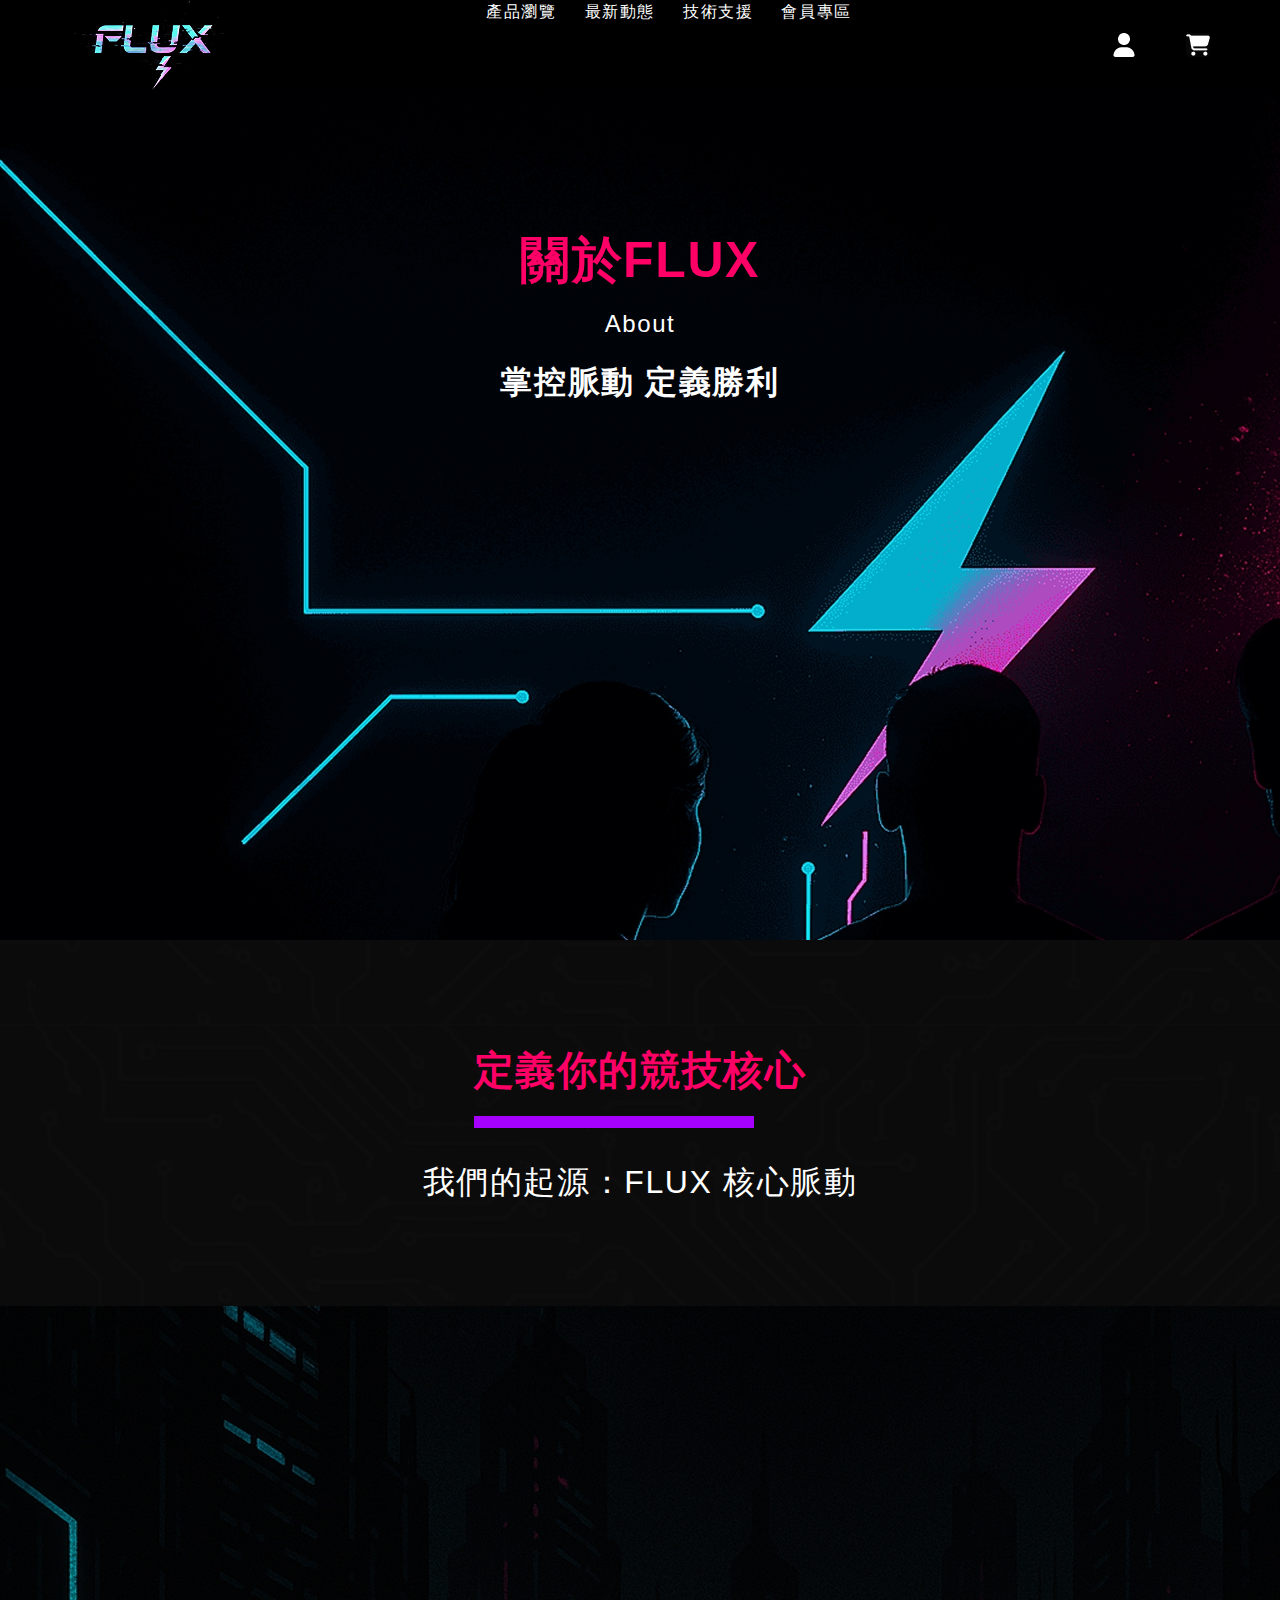
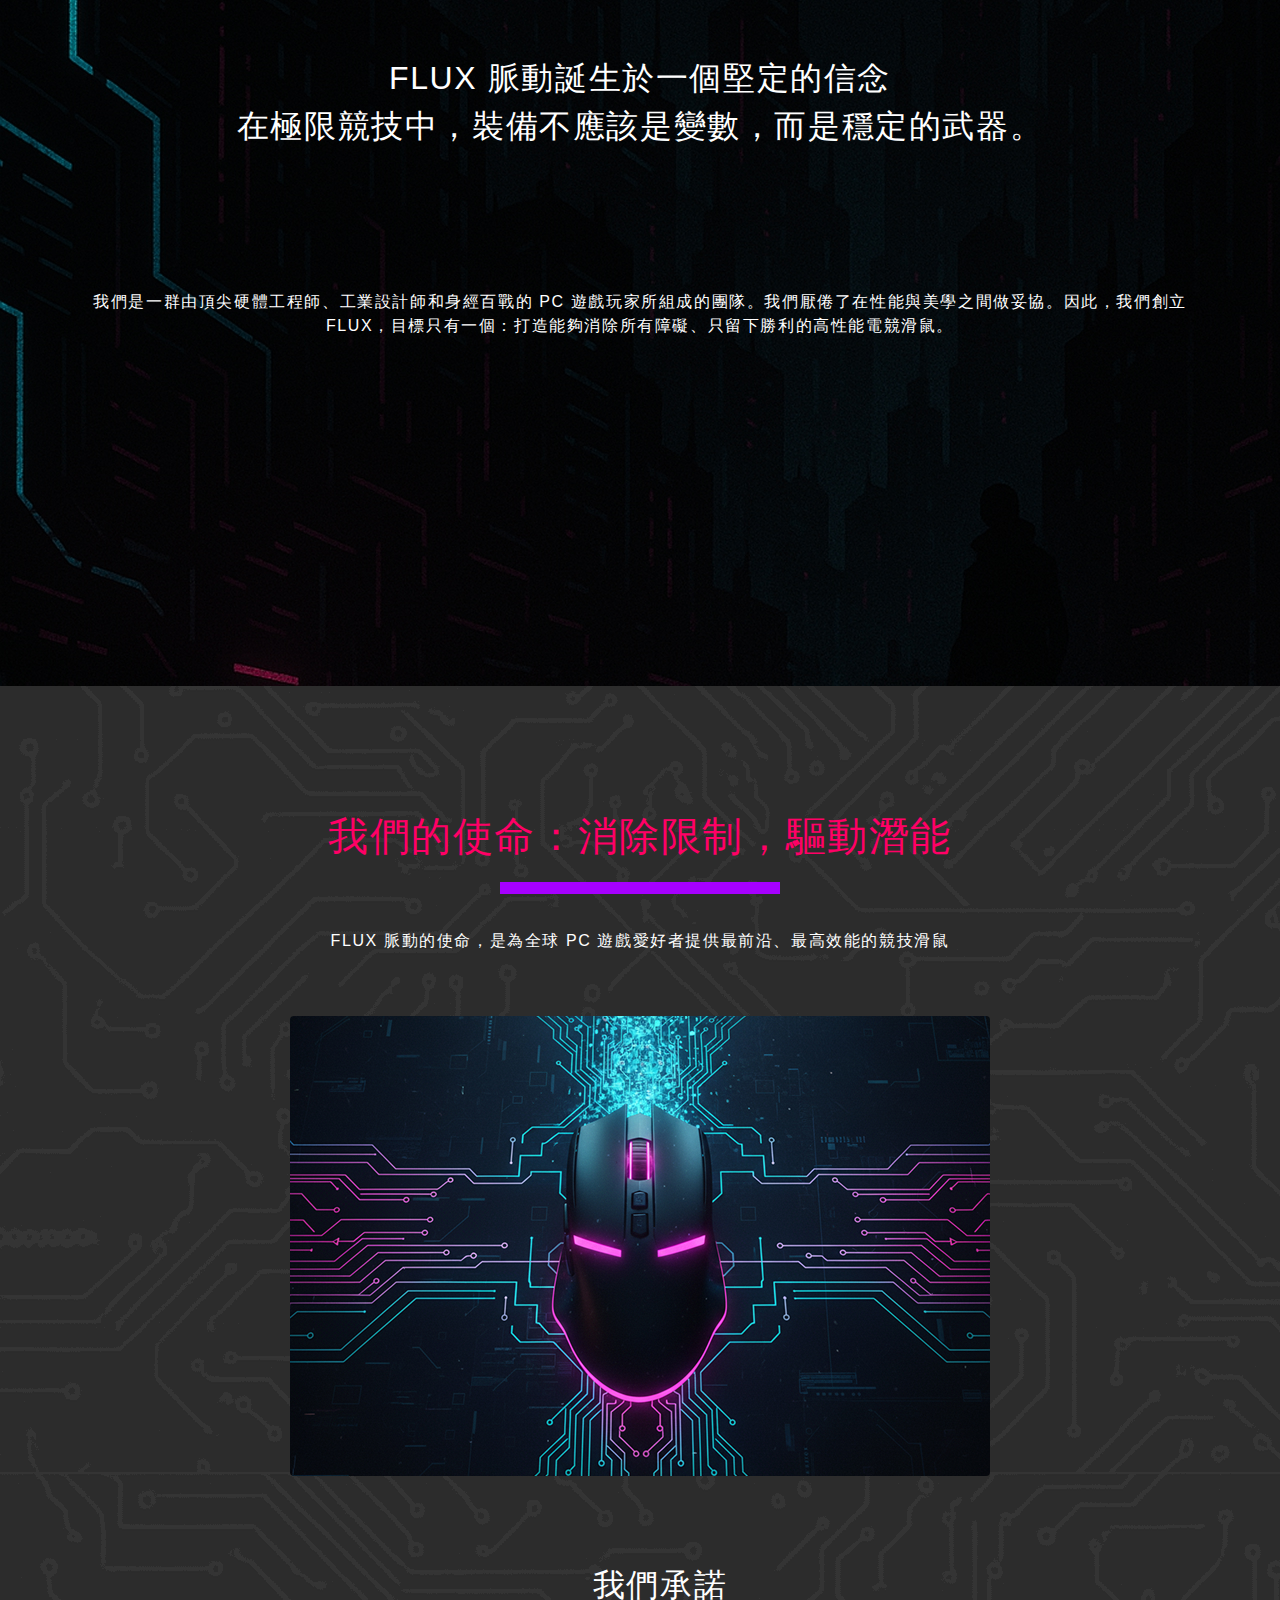
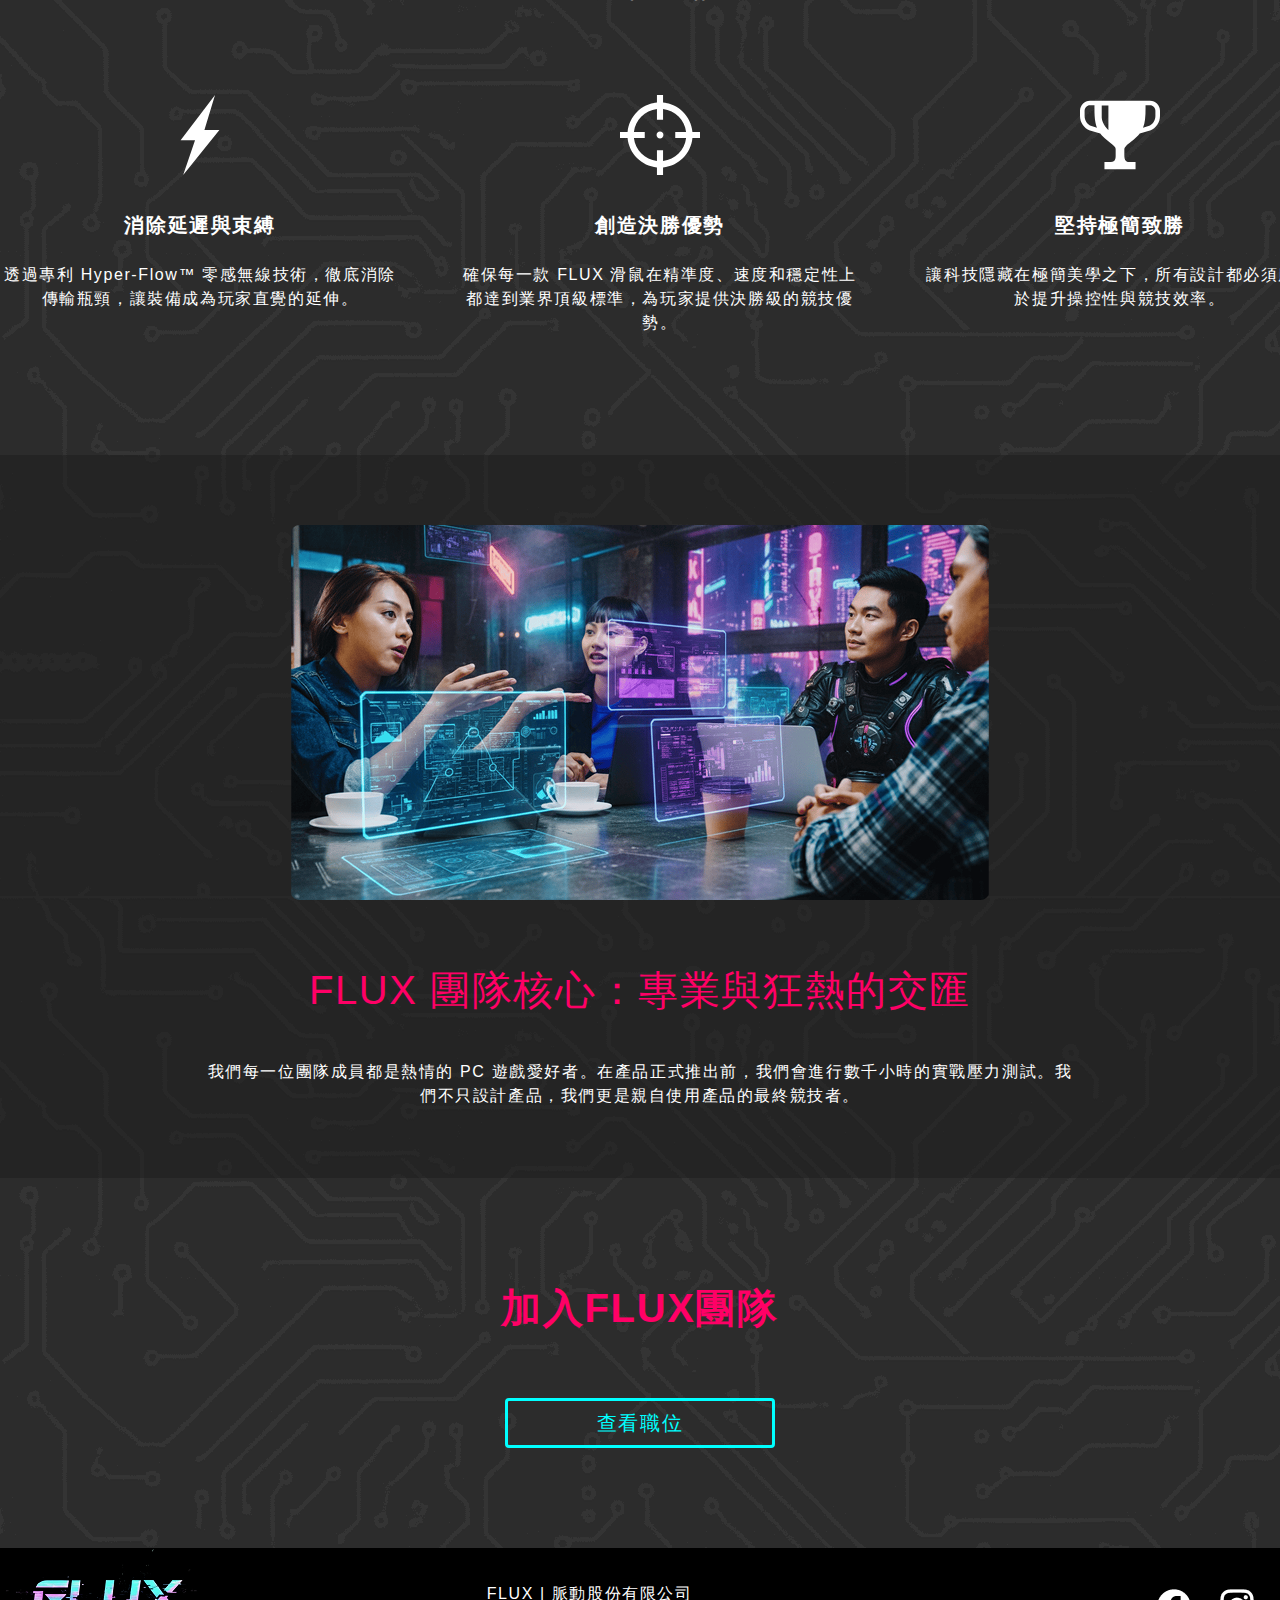
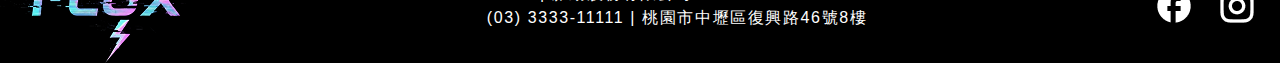
<file: about.html>
<!DOCTYPE html>
<html lang="en">

<head>
    <meta charset="UTF-8">
    <meta name="viewport" content="width=device-width, initial-scale=1.0">
    <title>FLUX</title>
    <link rel="stylesheet" href="./flux.css">
    <style>
        /* #region banner*/
        .banner {
            background-image: url(./image/about/aboutbanner.jpg);
            height: 850px;
            margin-top: 90px;
            position: relative;
            /* margin-bottom: 108px; */
        }

        .banner-text {
            position: absolute;
            margin: auto;
            left: 0;
            right: 0;
            top: 140px;
            width: fit-content;
            text-align: center;
        }

        .banner-text h4 {
            font-weight: normal;
            margin: 16px 0;
        }

        /* #endregion */

        /* #region slogan*/
        .slogan {
            text-align: center;
            padding: 100px 0;
            background-color: #000000c0;
        }

        .slogan h3 {
            font-weight: normal;
        }

        .slogan .title {
            width: fit-content;
            margin: auto;
        }

        .slogan .title .dec {
            margin-top: 16px;
            margin-bottom: 30px;
        }

        /* #endregion */

        /* #region intro*/
        .intro {
            background-image: url(./image/about/bg.jpg);
            height: 980px;
            text-align: center;
            position: relative;
            display: flex;
            justify-content: center;
            align-items: center;
            /* margin-top: 100px; */
        }

        .intro .content {
            width: 1096px;
        }

        .intro .content h3 {
            font-weight: normal;
        }

        .intro .content p {
            margin-top: 140px;
        }

        /* #endregion */

        /* #region promise*/
        .promise {
            padding: 120px 0;
            display: flex;
            flex-direction: column;
            align-items: center;
            text-align: center;
        }

        .promise-header {
            display: flex;
            flex-direction: column;
            align-items: center;
        }

        .promise-header h2 {
            font-weight: normal;
        }

        .promise-header .dec {
            margin-top: 16px;
            margin-bottom: 35px;
        }

        .promise-header img {
            margin-top: 63px;
            margin-bottom: 85px;
        }

        .promise-content h3{
            font-weight: normal;
            margin-bottom: 86px;
        }
        .promise-content-container{
            display: flex;
            justify-content: space-between;
        }
        .promise-item{
            width: 400px;
            display: flex;
            flex-direction: column;
            align-items: center;
        }
        .promise-item h5{
            margin-top: 35px;
            margin-bottom: 23px;
        }
        /* #endregion */

        /* #region team */
        .team{
            padding: 70px 0;
            display: flex;
            flex-direction: column;
            align-items: center;
        }
        .team img{
            width: 700px;
            margin-bottom: 60px;
        }
        .team h2{
            font-weight: normal;
        }
        .team p{
            margin-top: 40px;
            width: 874px;
            text-align: center;
        }
        /* #endregion */

        /* #region join */
        .join{
            display: flex;
            flex-direction: column;
            align-items: center;
            padding: 100px;
            gap: 60px;
        }
        .join .btn{
            width: 270px;
        }
        /* #endregion */
    </style>
</head>

<body>
    <!-- header導航 -->
    <header>
        <nav class="header-nav">
            <a href="./index.html" class="logo">
                <img src="./image/common/headerlogo.png" alt="">
            </a>
            <ul class='nav-list'>
                <li><a href="#">產品瀏覽</a></li>
                <li><a href="#">最新動態</a></li>
                <li><a href="#">技術支援</a></li>
                <li><a href="#">會員專區</a></li>
            </ul>
            <div class="nav-icons">
                <a href="#" id="uer-icon"><img src="./image/common/faUser.png" alt=""></a>
                <a href="#" id="cart-icon"><img src="./image/common/cart.png" alt=""></a>
            </div>
        </nav>
    </header>

    <!-- banner區塊 -->
    <section class="banner">
        <div class="banner-text">
            <h1>關於FLUX</h1>
            <h4>About</h4>
            <h3>掌控脈動 定義勝利</h3>
        </div>
    </section>

    <!-- 標語區塊 -->
    <section class="slogan">
        <div class="title">
            <h2>定義你的競技核心</h2>
            <div class="dec" style="background-color: #A600FF; height: 12px;width: 280px;"></div>
        </div>
        <h3>我們的起源：FLUX 核心脈動</h3>
    </section>

    <!-- 介紹 -->
    <section class="intro">
        <div class="content">
            <h3>FLUX 脈動誕生於一個堅定的信念</h3>
            <h3>在極限競技中，裝備不應該是變數，而是穩定的武器。</h3>
            <p>我們是一群由頂尖硬體工程師、工業設計師和身經百戰的 PC 遊戲玩家所組成的團隊。我們厭倦了在性能與美學之間做妥協。因此，我們創立 FLUX，目標只有一個：打造能夠消除所有障礙、只留下勝利的高性能電競滑鼠。
            </p>
        </div>
    </section>

    <!-- 承諾 -->
    <section class="promise">
        <div class="promise-header">
            <h2>我們的使命：消除限制，驅動潛能</h2>
            <div class="dec" style="background-color: #A600FF; height: 12px;width: 280px;"></div>
            <p>FLUX 脈動的使命，是為全球 PC 遊戲愛好者提供最前沿、最高效能的競技滑鼠</p>
            <img src="./image/about/mouse.jpg" alt="">
        </div>
        <div class="promise-content box">
            <h3>我們承諾</h3>
            <div class="promise-content-container">
                <article class="promise-item">
                    <div class="promise-img">
                        <img src="./image/about/Electrical 1.svg" alt="">
                    </div>
                    <h5>消除延遲與束縛</h5>
                    <p>透過專利 Hyper-Flow™ 零感無線技術，徹底消除傳輸瓶頸，讓裝備成為玩家直覺的延伸。</p>
                </article>
                <article class="promise-item">
                    <div class="promise-img">
                        <img src="./image/about/target icon 2 1.svg" alt="">
                    </div>
                    <h5>創造決勝優勢</h5>
                    <p>確保每一款 FLUX 滑鼠在精準度、速度和穩定性上都達到業界頂級標準，為玩家提供決勝級的競技優勢。</p>
                </article>
                <article class="promise-item">
                    <div class="promise-img">
                        <img src="./image/about/trophy icon 10 1.svg" alt="">
                    </div>
                    <h5>堅持極簡致勝</h5>
                    <p>讓科技隱藏在極簡美學之下，所有設計都必須服務於提升操控性與競技效率。</p>
                </article>
            </div>

        </div>
    </section>

    <!-- 團隊 -->
    <section class="team bbg">
        <img src="./image/about/team.png" alt="">
        <h2>FLUX 團隊核心：專業與狂熱的交匯</h2>
        <p>我們每一位團隊成員都是熱情的 PC 遊戲愛好者。在產品正式推出前，我們會進行數千小時的實戰壓力測試。我們不只設計產品，我們更是親自使用產品的最終競技者。</p>
    </section>

    <!-- 加入我們 -->
    <section class="join">
        <h2>加入FLUX團隊</h2>
        <a href="#" class="btn">查看職位</a>
    </section>
    <!-- 頁尾 Footer -->
    <footer>
        <div class="footer-container box">
            <div class="log">
                <img src="./image/common/footerlogo.png" alt="">
            </div>
            <div class="footer-text">
                <p>FLUX | 脈動股份有限公司 <br>
                    (03) 3333-11111 | 桃園市中壢區復興路46號8樓</p>
            </div>
            <div class="footer-icons">
                <a href="#" class="footer-icon"><img src="./image/common/ic_baseline-facebook.png" alt=""></a>
                <a href="#" class="footer-icon"><img src="./image/common/ri_instagram-line.png" alt=""></a>
                <a href="#" class="footer-icon"><img src="./image/common/mingcute_twitter-line.png" alt=""></a>
            </div>
        </div>
    </footer>
</body>

</html>
</file>
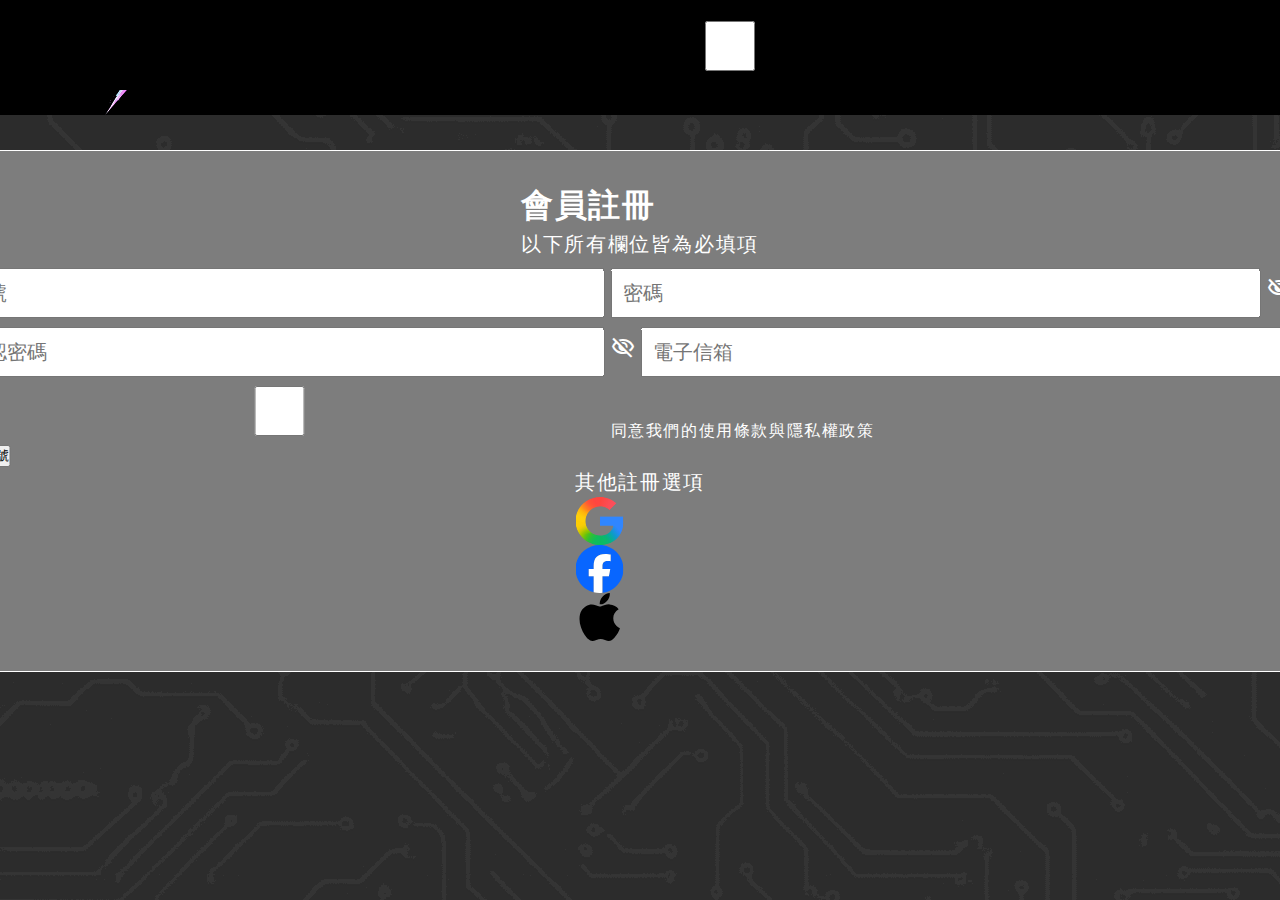
<file: account.html>
<!DOCTYPE html>
<html lang="en">
<head>
    <meta charset="UTF-8">
    <meta name="viewport" content="width=device-width, initial-scale=1.0">
    <title>FLUX</title>
    <link rel="icon" href="./favicon.ico">
    <link rel="stylesheet" href="./css/Common.css">
    <link rel="stylesheet" href="./css/account.css">
    <link rel="stylesheet" href="https://fonts.googleapis.com/css2?family=Material+Symbols+Outlined:opsz,wght,FILL,GRAD@20..48,100..700,0..1,-50..200&icon_names=arrow_right,visibility,visibility_off" />
</head>
<body>
    <!-- header導航 -->
    <header>
        <nav class="header-nav">
            <!-- 漢堡 -->
            <div class="left-nav">
                <label class="hb">
                    <input type="checkbox">
                    <span class="bar1"></span>
                    <span class="bar2"></span>
                    <span class="bar3"></span>
                </label>
            </div>
            <!-- logo -->
            <a href="./index.html" class="logo">
                <img src="./image/common/logo.png" alt="">
            </a>
            <!-- 中間導航 -->
            <div class="nav-box">
                <ul class='nav-list'>
                    <li class="nav-li">
                        <a href="./store.html" class="nav-a">產品瀏覽<span class="show1 material-symbols-outlined">arrow_right</span></a>
                    </li>
                    <li class="nav-li nolink">
                        <label class="menu-label">
                            最新動態
                            <input type="checkbox">
                            <div class="add show1">
                                <span class="add-bar1"></span>
                                <span class="add-bar2"></span>
                            </div>
                            <ul class="menu">
                                <li><a href="./news.html">最新消息<span class="show1 material-symbols-outlined">arrow_right</span></a></li>
                                <li><a href="./about.html">關於我們<span class="show1 material-symbols-outlined">arrow_right</span></a></li>
                            </ul>
                        </label>
                    </li>
                    <li class="nav-li">
                        <a href="./support.html" class="nav-a">技術支援<span class="show1 material-symbols-outlined">arrow_right</span></a>
                    </li>
                    <li class="nav-li nolink">
                        <label class="menu-label">
                            會員專區
                            <input type="checkbox">
                            <div class="add show1">
                                <span class="add-bar1"></span>
                                <span class="add-bar2"></span>
                            </div>
                            <ul class="menu">
                                <li><a href="./account.html">會員註冊<span class="material-symbols-outlined show1">arrow_right</span></a></li>
                                <li><a href="#">會員登入<span class="material-symbols-outlined show1">arrow_right</span></a></li>
                            </ul>
                        </label>
                    </li>
                </ul>
            </div>
            
            <div class="nav-icons">
                <a href="#" id="uer-icon"><img src="./image/common/faUser.png" alt=""></a>
                <a href="#" id="cart-icon"><img src="./image/common/cart.png" alt=""></a>
            </div>
        </nav>
    </header>

    <!-- 主要內容 -->
    <main>
        <div class="container">
            <div class="title">
                <h3>會員註冊</h3>
                <p>以下所有欄位皆為必填項</p>
            </div>
            <form>
                <label class="input-label">
                    <input type="text" class="account" placeholder="帳號">
                    <!-- <p>2134</p> -->
                </label>
                
                <label class="input-label">
                    <input type="password" class="password" placeholder="密碼">
                    <span class="material-symbols-outlined">visibility_off</span>
                </label>
                
                <label class="input-label">
                    <input type="password" class="confirm-password" placeholder="確認密碼">
                    <span class="material-symbols-outlined">visibility_off</span>
                </label>
                
                <label class="input-label">
                    <input type="gmail" placeholder="電子信箱">
                </label>
                
                <div class="checkbox-label">
                    <input type="checkbox" class="check">
                    同意我們的<a>使用條款</a>與<a>隱私權政策</a>
                </div>
                <button>建立帳號</button>
            </form>
            <div class="other">
                <p>其他註冊選項</p>
                <div class="other-icons">
                    <div class="icon"><img src="./image/account/Platform=Google, Color=Original.svg" alt=""></div>
                    <div class="icon"><img src="./image/account/Platform=Facebook, Color=Original.svg" alt=""></div>
                    <div class="icon"><img src="./image/account/Platform=Apple, Color=Original.svg" alt=""></div>
                </div>
            </div>
        </div>
    </main>

    <!-- 頁尾 Footer -->
    <footer>
        <div class="footer-container box">
            <div class="log">
                <img src="./image/common/footerlogo.png" alt="">
            </div>
            <div class="footer-text">
                <p>FLUX | 脈動股份有限公司 <br>
                    (03) 3333-11111 | 桃園市中壢區復興路46號8樓</p>
            </div>
            <div class="footer-icons">
                <a href="#" class="footer-icon"><img src="./image/common/ic_baseline-facebook.png" alt=""></a>
                <a href="#" class="footer-icon"><img src="./image/common/ri_instagram-line.png" alt=""></a>
                <a href="#" class="footer-icon"><img src="./image/common/mingcute_twitter-line.png" alt=""></a>
            </div>
        </div>
    </footer>
</body>
</html>
</file>
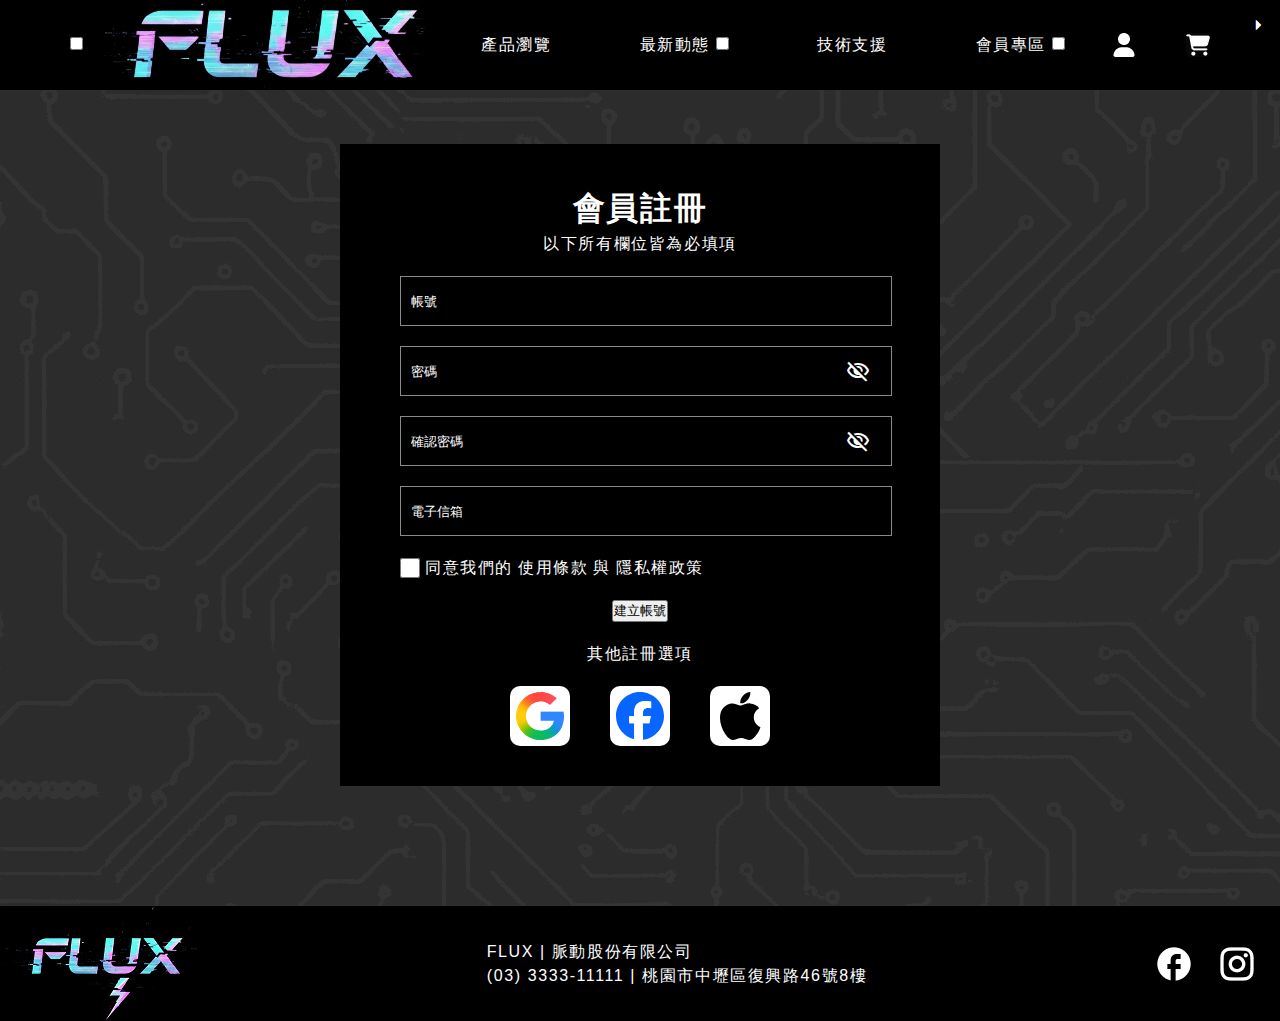
<file: account2.html>
<!DOCTYPE html>
<html lang="en">
<head>
    <meta charset="UTF-8">
    <meta name="viewport" content="width=device-width, initial-scale=1.0">
    <title>FLUX</title>
    <link rel="icon" href="./favicon.ico">
    <link rel="stylesheet" href="./css/Common.css">
    <link rel="stylesheet" href="./css/account2.css">
    <link rel="stylesheet" href="https://fonts.googleapis.com/css2?family=Material+Symbols+Outlined:opsz,wght,FILL,GRAD@20..48,100..700,0..1,-50..200&icon_names=arrow_right,visibility_off" />\
</head>
<body>
    <!-- header導航 -->
    <header>
        <nav class="header-nav">
            <!-- 漢堡 -->
            <div class="left-nav">
                <label class="hb">
                    <input type="checkbox">
                    <span class="bar1"></span>
                    <span class="bar2"></span>
                    <span class="bar3"></span>
                </label>
            </div>
            <!-- logo -->
            <a href="./index.html" class="logo">
                <img src="./image/common/logo.png" alt="">
            </a>
            <!-- 中間導航 -->
            <div class="nav-box">
                <ul class='nav-list'>
                    <li class="nav-li">
                        <a href="./store.html" class="nav-a">產品瀏覽<span class="show1 material-symbols-outlined">arrow_right</span></a>
                    </li>
                    <li class="nav-li nolink">
                        <label class="menu-label">
                            最新動態
                            <input type="checkbox">
                            <div class="add show1">
                                <span class="add-bar1"></span>
                                <span class="add-bar2"></span>
                            </div>
                            <ul class="menu">
                                <li><a href="./news.html">最新消息<span class="show1 material-symbols-outlined">arrow_right</span></a></li>
                                <li><a href="./about.html">關於我們<span class="show1 material-symbols-outlined">arrow_right</span></a></li>
                            </ul>
                        </label>
                    </li>
                    <li class="nav-li">
                        <a href="./support.html" class="nav-a">技術支援<span class="show1 material-symbols-outlined">arrow_right</span></a>
                    </li>
                    <li class="nav-li nolink">
                        <label class="menu-label">
                            會員專區
                            <input type="checkbox">
                            <div class="add show1">
                                <span class="add-bar1"></span>
                                <span class="add-bar2"></span>
                            </div>
                            <ul class="menu">
                                <li><a href="./account.html">會員註冊<span class="material-symbols-outlined show1">arrow_right</span></a></li>
                                <li><a href="#">會員登入<span class="material-symbols-outlined show1">arrow_right</span></a></li>
                            </ul>
                        </label>
                    </li>
                </ul>
            </div>
            
            <div class="nav-icons">
                <a href="#" id="uer-icon"><img src="./image/common/faUser.png" alt=""></a>
                <a href="#" id="cart-icon"><img src="./image/common/cart.png" alt=""></a>
            </div>
        </nav>
    </header>

    <!-- 主要內容 -->
    <main>
        <div class="container">
            <div class="title">
                <h3>會員註冊</h3>
                <p>以下所有欄位皆為必填項</p>
            </div>
            <form>
                <label class="input-label">
                    <input type="text" class="account" placeholder="帳號">
                </label>
                
                <label class="input-label">
                    <input type="password" class="password" placeholder="密碼">
                    <span class="material-symbols-outlined">visibility_off</span>
                </label>
                
                <label class="input-label">
                    <input type="text" class="confirm-password" placeholder="確認密碼">
                    <span class="material-symbols-outlined">visibility_off</span>
                </label>
                
                <label class="input-label">
                    <input type="gmail" placeholder="電子信箱">
                </label>
                
                <label class="checkbox-label">
                    <input type="checkbox" class="check">
                    同意我們的<a>使用條款</a>與<a>隱私權政策</a>
                </label>
                <button>建立帳號</button>
            </form>
            <div class="other">
                <p>其他註冊選項</p>
                <div class="other-icons">
                    <div class="icon"><img src="./image/account/Platform=Google, Color=Original.svg" alt=""></div>
                    <div class="icon"><img src="./image/account/Platform=Facebook, Color=Original.svg" alt=""></div>
                    <div class="icon"><img src="./image/account/Platform=Apple, Color=Original.svg" alt=""></div>
                </div>
            </div>
        </div>
    </main>

    <!-- 頁尾 Footer -->
    <footer>
        <div class="footer-container box">
            <div class="log">
                <img src="./image/common/footerlogo.png" alt="">
            </div>
            <div class="footer-text">
                <p>FLUX | 脈動股份有限公司 <br>
                    (03) 3333-11111 | 桃園市中壢區復興路46號8樓</p>
            </div>
            <div class="footer-icons">
                <a href="#" class="footer-icon"><img src="./image/common/ic_baseline-facebook.png" alt=""></a>
                <a href="#" class="footer-icon"><img src="./image/common/ri_instagram-line.png" alt=""></a>
                <a href="#" class="footer-icon"><img src="./image/common/mingcute_twitter-line.png" alt=""></a>
            </div>
        </div>
    </footer>
</body>
</html>
</file>
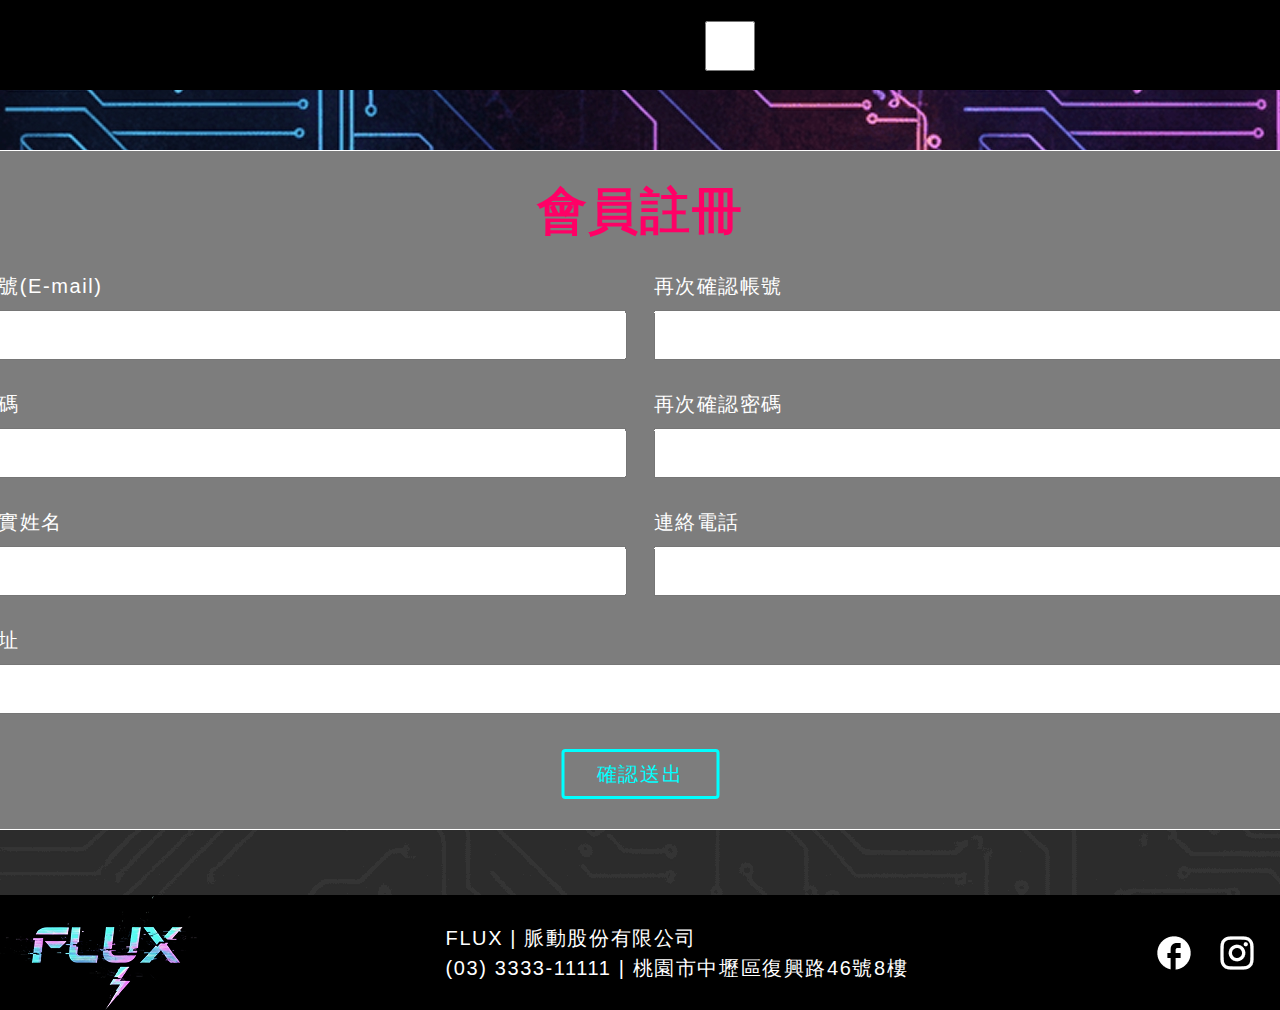
<file: account_old.html>
<!DOCTYPE html>
<html lang="en">

<head>
    <meta charset="UTF-8">
    <meta name="viewport" content="width=device-width, initial-scale=1.0">
    <title>FLUX</title>
    <link rel="icon" href="./favicon.ico">
    <link rel="stylesheet" href="./css/Common.css">
    <link rel="stylesheet" href="./css/account.css">
    <link rel="stylesheet" href="https://fonts.googleapis.com/css2?family=Material+Symbols+Outlined:opsz,wght,FILL,GRAD@20..48,100..700,0..1,-50..200&icon_names=arrow_right" />
</head>

<body>
    <!-- header導航 -->
    <header>
        <nav class="header-nav">
            <!-- 漢堡 -->
            <div class="left-nav">
                <label class="hb">
                    <input type="checkbox">
                    <span class="bar1"></span>
                    <span class="bar2"></span>
                    <span class="bar3"></span>
                </label>
            </div>
            <!-- logo -->
            <a href="./index.html" class="logo">
                <img src="./image/common/logo.png" alt="">
            </a>
            <!-- 中間導航 -->
            <div class="nav-box">
                <ul class='nav-list'>
                    <li class="nav-li">
                        <a href="./store.html" class="nav-a">產品瀏覽<span class="show1 material-symbols-outlined">arrow_right</span></a>
                    </li>
                    <li class="nav-li nolink">
                        <label class="menu-label">
                            最新動態
                            <input type="checkbox">
                            <div class="add show1">
                                <span class="add-bar1"></span>
                                <span class="add-bar2"></span>
                            </div>
                            <ul class="menu">
                                <li><a href="./news.html">最新消息<span class="show1 material-symbols-outlined">arrow_right</span></a></li>
                                <li><a href="./about.html">關於我們<span class="show1 material-symbols-outlined">arrow_right</span></a></li>
                            </ul>
                        </label>
                    </li>
                    <li class="nav-li">
                        <a href="./support.html" class="nav-a">技術支援<span class="show1 material-symbols-outlined">arrow_right</span></a>
                    </li>
                    <li class="nav-li nolink">
                        <label class="menu-label">
                            會員專區
                            <input type="checkbox">
                            <div class="add show1">
                                <span class="add-bar1"></span>
                                <span class="add-bar2"></span>
                            </div>
                            <ul class="menu">
                                <li><a href="./account.html">會員註冊<span class="material-symbols-outlined show1">arrow_right</span></a></li>
                                <li><a href="#">會員登入<span class="material-symbols-outlined show1">arrow_right</span></a></li>
                            </ul>
                        </label>
                    </li>
                </ul>
            </div>
            
            <div class="nav-icons">
                <a href="#" id="uer-icon"><img src="./image/common/faUser.png" alt=""></a>
                <a href="#" id="cart-icon"><img src="./image/common/cart.png" alt=""></a>
            </div>
        </nav>
    </header>

    <div class="bg"></div>

    <div class="container">
        <h1>會員註冊</h1>
        <form class="form" action="#">
            <label id="account">
                <p>帳號(E-mail)</p>
                <input type="text">
            </label>
            <label id="confirm-account">
                <p>再次確認帳號</p>
                <input type="text">
            </label>
            <label id="password">
                <p>密碼</p>
                <input type="text">
            </label>
            <label id="confirm-password">
                <p>再次確認密碼</p>
                <input type="text">
            </label>
            <label id="name">
                <p>真實姓名</p>
                <input type="text">
            </label>
            <label id="phone">
                <p>連絡電話</p>
                <input type="text">
            </label>
            <label id="address">
                <p>地址</p>
                <input type="text">
            </label>
        </form>
        <a href="#" class="btn">確認送出</a>
    </div>

    <!-- 頁尾 Footer -->
    <footer>
        <div class="footer-container box">
            <div class="log">
                <img src="./image/common/footerlogo.png" alt="">
            </div>
            <div class="footer-text">
                <p>FLUX | 脈動股份有限公司 <br>
                    (03) 3333-11111 | 桃園市中壢區復興路46號8樓</p>
            </div>
            <div class="footer-icons">
                <a href="#" class="footer-icon"><img src="./image/common/ic_baseline-facebook.png" alt=""></a>
                <a href="#" class="footer-icon"><img src="./image/common/ri_instagram-line.png" alt=""></a>
                <a href="#" class="footer-icon"><img src="./image/common/mingcute_twitter-line.png" alt=""></a>
            </div>
        </div>
    </footer>
</body>

</html>
</file>
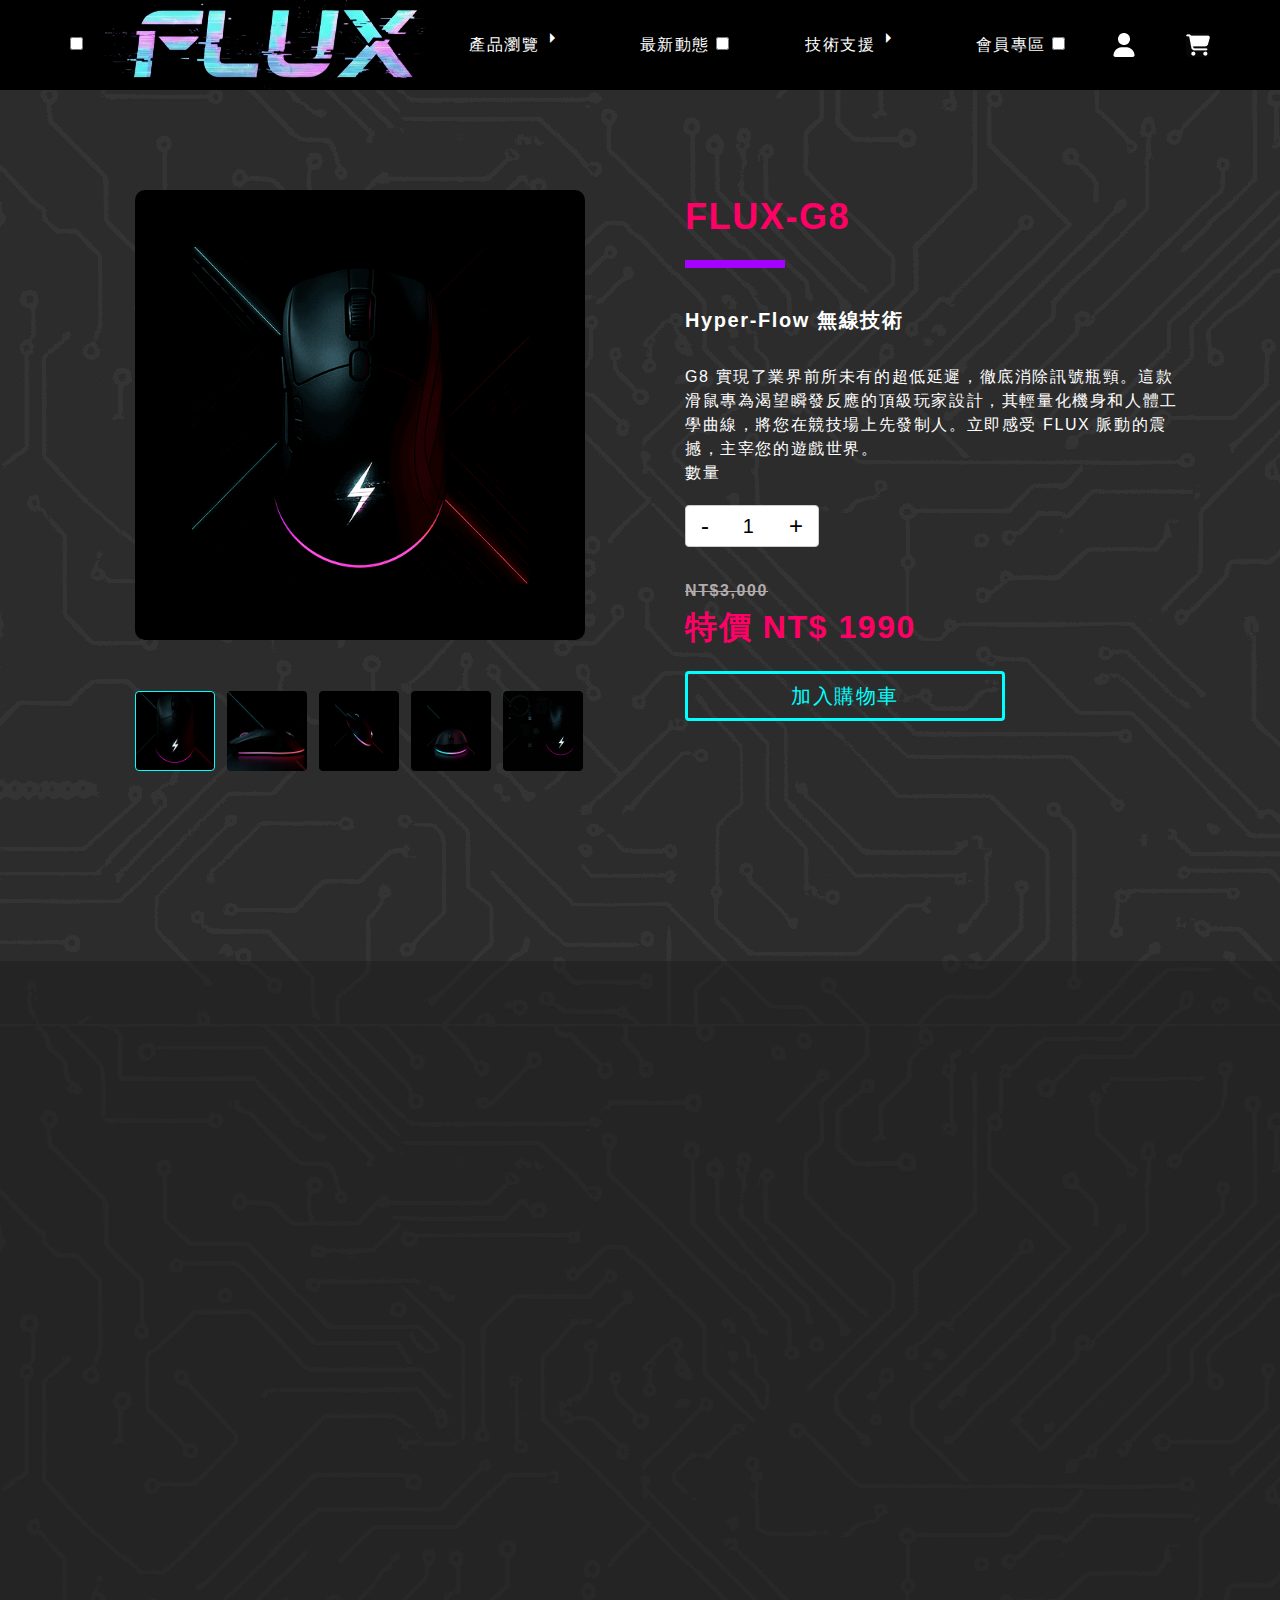
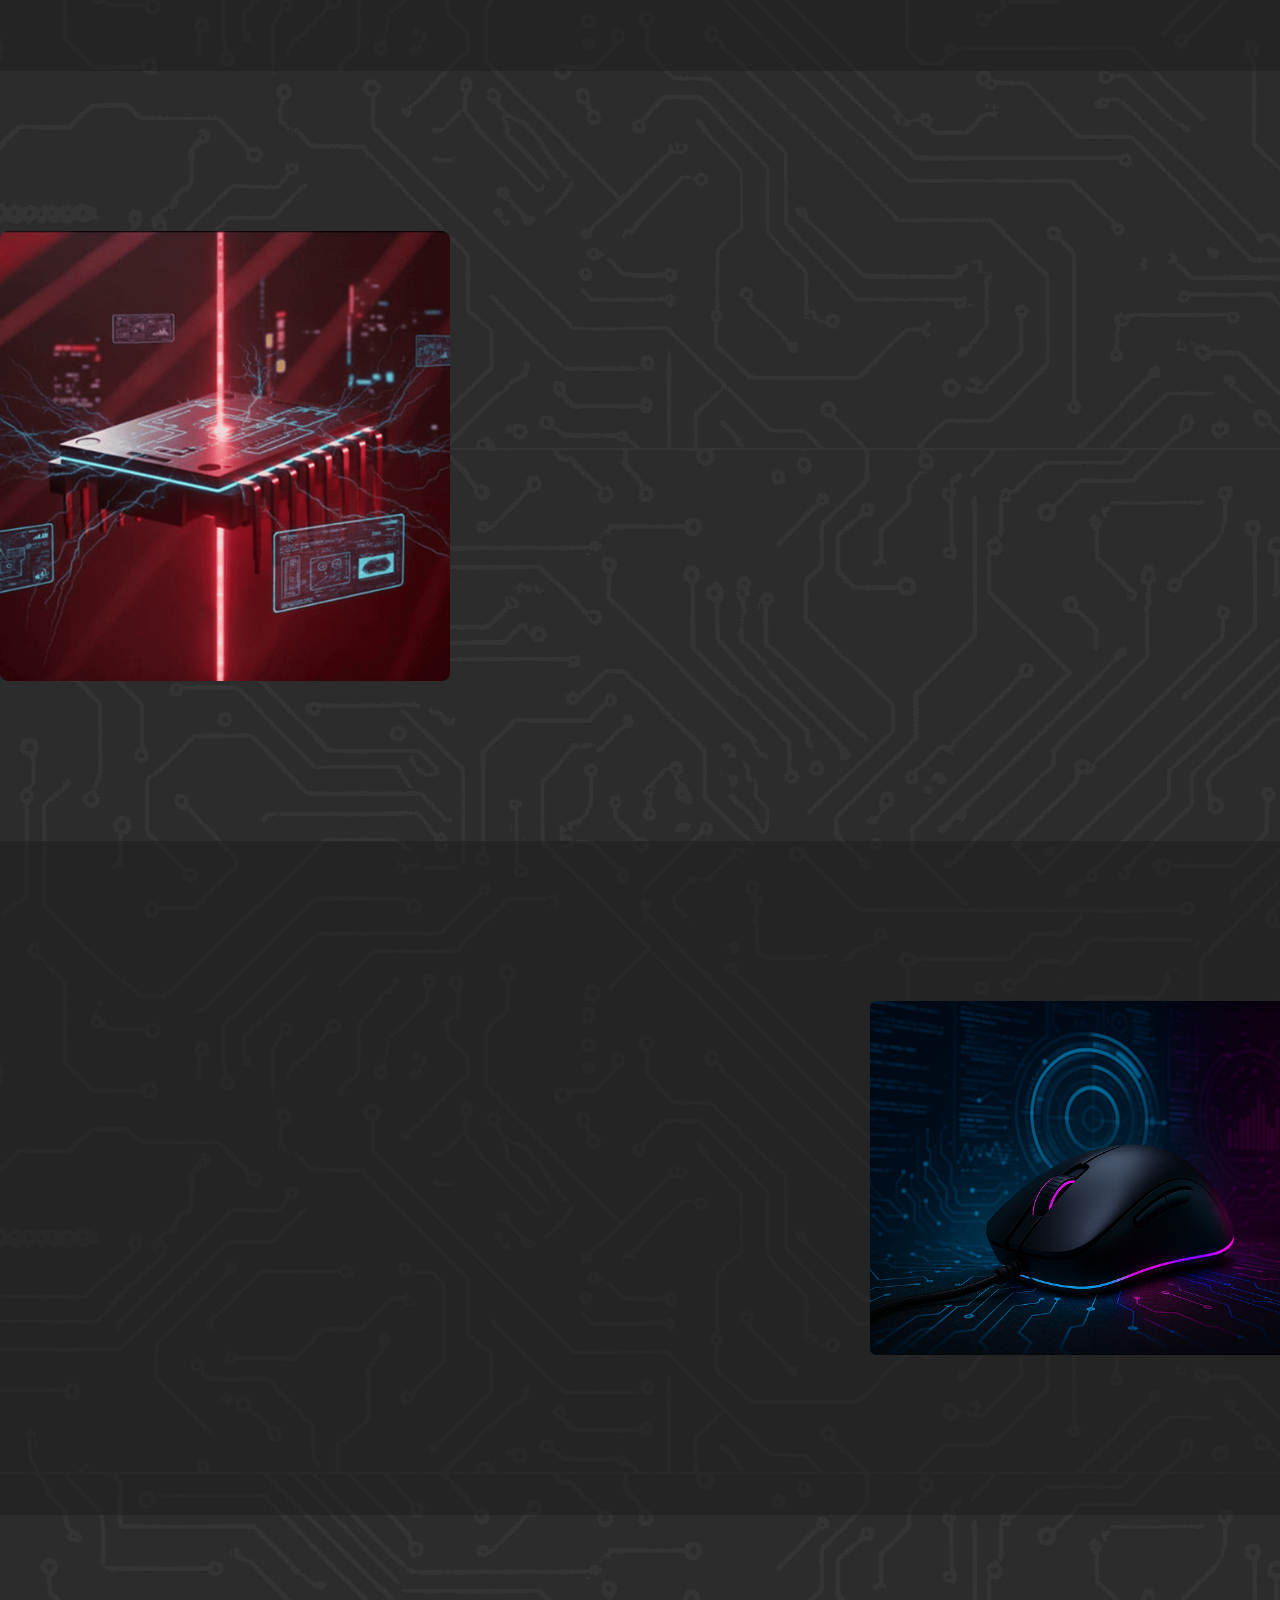
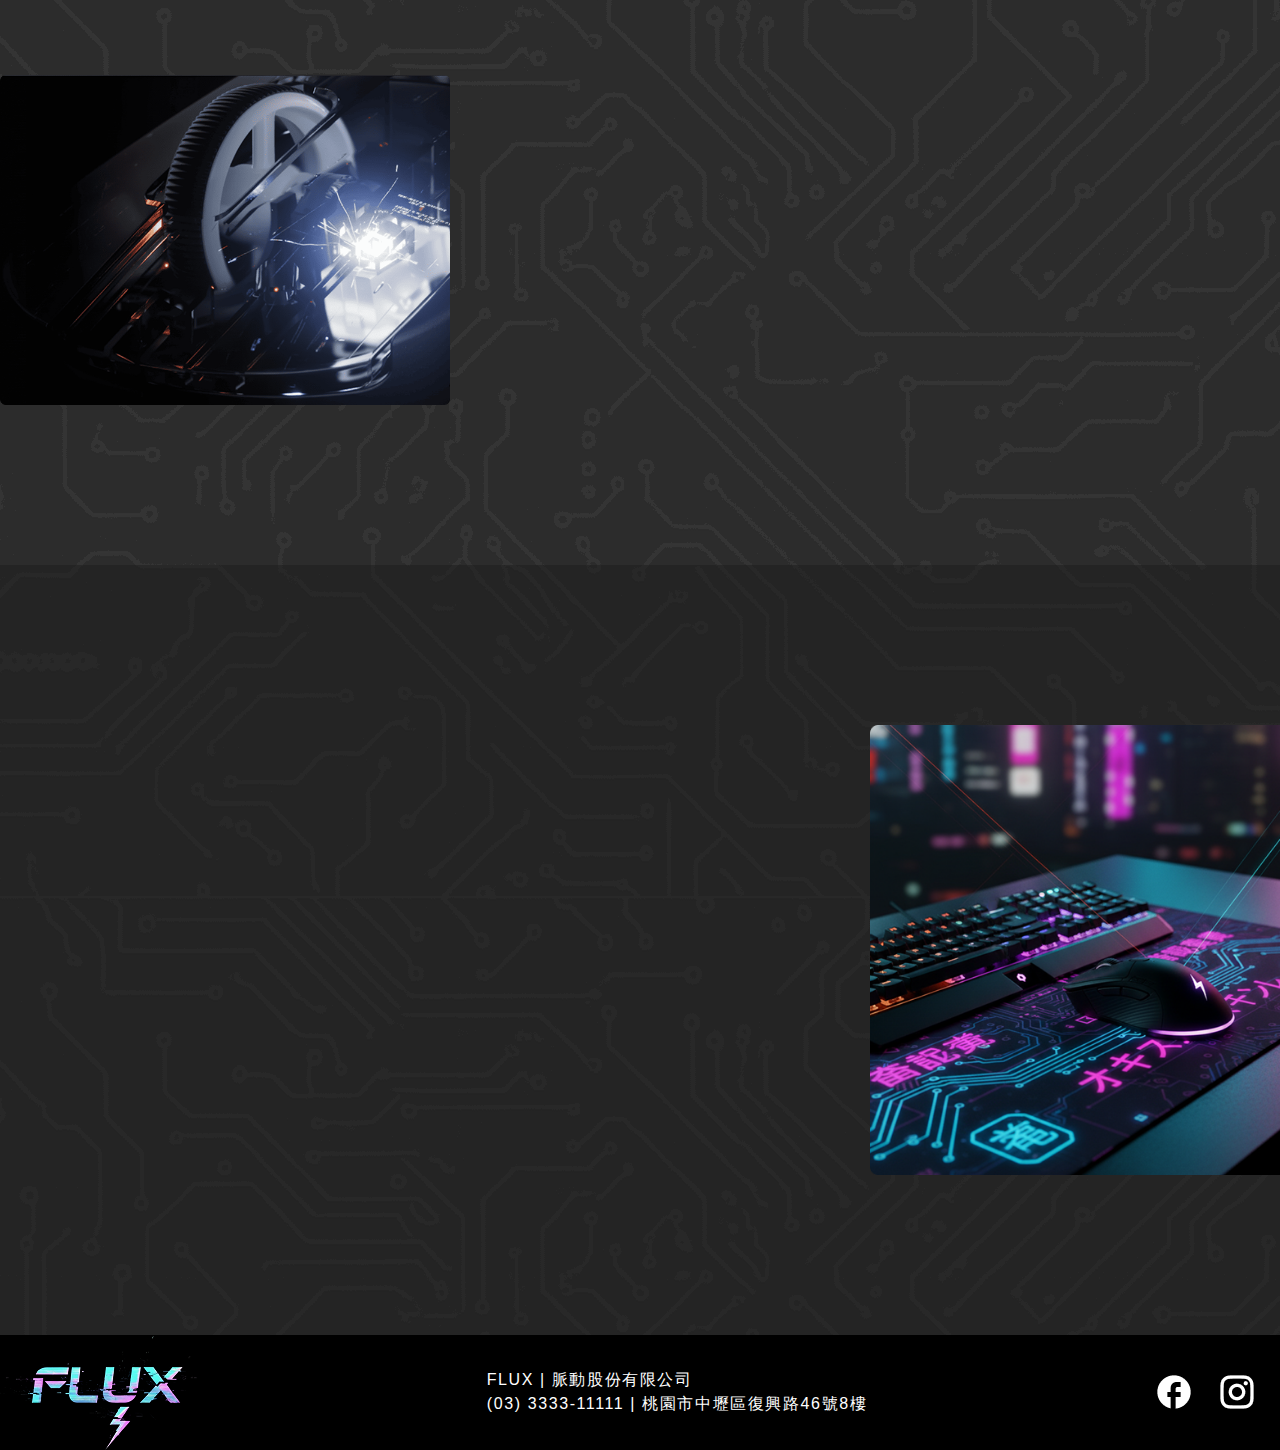
<file: introduce.html>
<!DOCTYPE html>
<html lang="en">

<head>
    <meta charset="UTF-8">
    <meta name="viewport" content="width=device-width, initial-scale=1.0">
    <title>FLUX</title>
    <link rel="icon" href="./favicon.ico">
    <link rel="stylesheet" href="https://cdn.jsdelivr.net/npm/swiper@11/swiper-bundle.min.css" />
    <link rel="stylesheet" href="./css/Common.css">
    <link href="https://unpkg.com/aos@2.3.1/dist/aos.css" rel="stylesheet">
    <link rel="stylesheet" href="./css/introduce.css">
    <link rel="stylesheet" href="https://fonts.googleapis.com/css2?family=Material+Symbols+Outlined:opsz,wght,FILL,GRAD@20..48,100..700,0..1,-50..200&icon_names=arrow_right" />
</head>

<body>
    <!-- header導航 -->
    <header>
        <nav class="header-nav">
            <!-- 漢堡 -->
            <div class="left-nav">
                <label class="hb">
                    <input type="checkbox">
                    <span class="bar1"></span>
                    <span class="bar2"></span>
                    <span class="bar3"></span>
                </label>
            </div>
            <!-- logo -->
            <a href="./index.html" class="logo">
                <img src="./image/common/logo.png" alt="">
            </a>
            <!-- 中間導航 -->
            <div class="nav-box">
                <ul class='nav-list'>
                    <li class="nav-li">
                        <a href="./store.html" class="nav-a">產品瀏覽<span class="show1 material-symbols-outlined">arrow_right</span></a>
                    </li>
                    <li class="nav-li nolink">
                        <label class="menu-label">
                            最新動態
                            <input type="checkbox">
                            <div class="add show1">
                                <span class="add-bar1"></span>
                                <span class="add-bar2"></span>
                            </div>
                            <ul class="menu">
                                <li><a href="./news.html">最新消息<span class="show1 material-symbols-outlined">arrow_right</span></a></li>
                                <li><a href="./about.html">關於我們<span class="show1 material-symbols-outlined">arrow_right</span></a></li>
                            </ul>
                        </label>
                    </li>
                    <li class="nav-li">
                        <a href="./support.html" class="nav-a">技術支援<span class="show1 material-symbols-outlined">arrow_right</span></a>
                    </li>
                    <li class="nav-li nolink">
                        <label class="menu-label">
                            會員專區
                            <input type="checkbox">
                            <div class="add show1">
                                <span class="add-bar1"></span>
                                <span class="add-bar2"></span>
                            </div>
                            <ul class="menu">
                                <li><a href="./account.html" id="sign-up">會員註冊<span class="material-symbols-outlined show1">arrow_right</span></a></li>
                                <li><a href="./account.html" id="user">會員中心<span class="material-symbols-outlined show1">arrow_right</span></a></li>
                            </ul>
                        </label>
                    </li>
                </ul>
            </div>
            
            <div class="nav-icons">
                <a href="./account.html" id="uer-icon"><img src="./image/common/faUser.png" alt=""></a>
                <a href="#" id="cart-icon"><img src="./image/common/cart.png" alt=""></a>
            </div>
        </nav>
    </header>

    <!-- 產品展示區 -->
    <section class="product">
        <div class="product-container box">
            <div class="product-img">
                <div class="large-img">
                    <img src="./image/introduce/large0.png" alt="">
                    <div class="magnifier"></div>
                    <div class="showImg"></div>
                </div>
                <div class="small-img">
                    <a class="active">
                        <img src="./image/introduce/small1.png" alt="" data-idx="0">
                    </a>
                    <a>
                        <img src="./image/introduce/small2.png" alt="" data-idx="1">
                    </a>
                    <a>
                        <img src="./image/introduce/small3.png" alt="" data-idx="2">
                    </a>
                    <a>
                        <img src="./image/introduce/small4.png" alt="" data-idx="3">
                    </a>
                    <a>
                        <img src="./image/introduce/small5.png" alt="" data-idx="4">
                    </a>
                </div>
            </div>

            <div class="product-introduce">
                <div class="introduce-header">
                    <h2>FLUX-G8</h2>
                    <div class="dec" style="background-color: #A600FF; height: 8px;width: 100px;"></div>
                    <h5>Hyper-Flow 無線技術</h5>
                    <!-- Slider main container -->
                    <div class="swiper mySwiper">
                        <!-- Additional required wrapper -->
                        <div class="swiper-wrapper">
                            <!-- Slides -->
                            <div class="swiper-slide"><img src="./image/introduce/large0.png" alt=""></div>
                            <div class="swiper-slide"><img src="./image/introduce/large1.png" alt=""></div>
                            <div class="swiper-slide"><img src="./image/introduce/large2.png" alt=""></div>
                            <div class="swiper-slide"><img src="./image/introduce/large3.png" alt=""></div>
                            <div class="swiper-slide"><img src="./image/introduce/large4.png" alt=""></div>
                        </div>
                        <!-- If we need pagination -->
                        <div class="swiper-pagination"></div>
                    </div>
                    <p>G8 實現了業界前所未有的超低延遲，徹底消除訊號瓶頸。這款滑鼠專為渴望瞬發反應的頂級玩家設計，其輕量化機身和人體工學曲線，將您在競技場上先發制人。立即感受 FLUX 脈動的震撼，主宰您的遊戲世界。</p>
                </div>
                <div class="introduce-footer">
                    <p>數量</p>
                    <div class="count-box">
                        <button class="bt minus">-</button>
                        <span class="value">1</span>
                        <button class="bt plus">+</button>
                    </div>
                    <p class="dnt">NT$3,000</p>
                    <h3>特價 NT$ 1990</h3>
                    <a href="" class="btn">加入購物車</a>
                </div>
                
            </div>
        </div>
    </section>

    <!-- 介紹區塊 -->
    <section class="intro bbg">
        <div class="intro-box box">
            <div class="intro-text" data-aos="fade-down">
                <h3>零延遲，啟動你的超感官</h3>
                <p>PC 遊戲愛好者們，準備好迎接一場全新的速度革命了嗎？FLUX 脈動，以我們對電競科技的執著與追求，隆重推出旗艦級產品 — FLUX-G8 。我們深知，在瞬息萬變的數位競技中，每一毫秒、每一次移動都至關重要。G8 的誕生，為了讓你徹底擺脫束縛，將你的天賦，武裝到極致。<br>
                    <br>
                    G8 不僅僅是一款無線滑鼠，它是我們對極致精準與零束縛自由的宣言。</p>
            </div>
            <div class="intro-cards" >
                <div class="intro-card" data-aos="zoom-in-down">
                    <img src="./image/introduce/wifi.svg" alt="">
                    <p data-aos="flip-up" data-aos-duration="2000">靈敏度 26,000DPI</p>
                </div>
                <div class="intro-card" data-aos="zoom-in-down" data-aos-duration="500">
                    <img src="./image/introduce/memory.svg" alt="">
                    <p data-aos="flip-up" data-aos-duration="2000">微動 8000 萬次壽命</p>
                </div>
                <div class="intro-card" data-aos="zoom-in-down" data-aos-duration="1000">
                    <img src="./image/introduce/mouse.svg" alt="">
                    <p data-aos="flip-up" data-aos-duration="2000">重量 68 克</p>
                </div>
            </div>
        </div>
    </section>

    <!-- 介紹wireless -->
    <section class="wireless">
        <div class="wireless-box box">
            <div class="wireless-img">
                <img src="./image/introduce/wireless.png" alt="">
            </div>
            <div class="wireless-text" data-aos="fade-up" data-aos-duration="1000">
                <h2>Hyper-Flow 零感無線：有線般的極速響應</h2>
                <p>告別無線延遲的惡夢。FLUX 專利的 Hyper-Flow 無線傳輸系統，專為競技而生。透過優化的頻譜跳躍技術和精密算法，我們將傳輸延遲壓縮至業界極限的小於 1 毫秒。無論是複雜多裝置的比賽現場，或是個人戰鬥空間，Hyper-Flow 都能確保您的指令與遊戲動作即時同步，提供絕對可靠的連線品質。</p>
            </div>
        </div>
    </section>

    <!-- 介紹dpi -->
    <section class="dpi bbg">
        <div class="dpi-box box">
            <div class="dpi-text" data-aos="fade-up" data-aos-duration="1000">
                <h2>FLUX-Sensor V2.0：像素級追蹤，無懈可擊</h2>
                <p>真實 26,000 DPI： 提供無與倫比的 DPI 範圍，配合像素級 1:1 追蹤，無論在任何螢幕解析度或遊戲情境，你的瞄準都將毫無偏差。<br>
                動作線性度優化： 內建先進校準演算法，消除高速移動下的追蹤失真，確保你的手腕微操，能百分之百地精準映射。</p>
            </div>
            <div class="dpi-img">
                <img src="./image/introduce/dpi.png" alt="">
            </div>
        </div>
    </section>

    <!-- 介紹switch -->
    <section class="switch">
            <div class="switch-box box">
                <div class="switch-img">
                    <img src="./image/introduce/switch.png" alt="">
                </div>
                <div class="switch-text" data-aos="fade-up" data-aos-duration="1000">
                    <h2>FLUX-Switch 瞬發微動：堅實回饋，瞬息觸發</h2>
                    <p> 8000 萬次壽命： 提供超凡的耐用性，承受最激烈的連點考驗。<br>
                        清脆觸感，極短行程： 提供完美的回饋感和瞬發觸發，讓你精確掌控每一次攻擊與技能施放。</p>
                </div>
            </div>
    </section>

    <section class="light bbg">
            <div class="light-box box">
                <div class="light-text" data-aos="fade-up" data-aos-duration="1000">
                    <h2>超輕量化設計：無感操控，持久戰力</h2>
                    <p>FLUX-G8 在堅固與輕盈之間達到了完美平衡。僅 68 克的機身重量，搭配人體工學曲線，讓滑鼠如同你手部的延伸。減少手部疲勞，讓你能在長時間的競技中依然保持巔銳狀態。</p>
                </div>
                <div class="light-img">
                    <img src="./image/introduce/light.png" alt="">
                </div>
            </div>
    </section>


    <!-- 頁尾 Footer -->
    <footer>
        <div class="footer-container box">
            <div class="log">
                <img src="./image/common/footerlogo.png" alt="">
            </div>
            <div class="footer-text">
                <p>FLUX | 脈動股份有限公司 <br>
                    (03) 3333-11111 | 桃園市中壢區復興路46號8樓</p>
            </div>
            <div class="footer-icons">
                <a href="#" class="footer-icon"><img src="./image/common/ic_baseline-facebook.png" alt=""></a>
                <a href="#" class="footer-icon"><img src="./image/common/ri_instagram-line.png" alt=""></a>
                <a href="#" class="footer-icon"><img src="./image/common/mingcute_twitter-line.png" alt=""></a>
            </div>
        </div>
    </footer>


    <!-- 換圖功能 -->
    <script src="./js/changeimg.js"></script>
    <!-- 購買數量功能 -->
    <script src="./js/purchase-quantity.js"></script>
    <!-- aos -->
    <script src="https://unpkg.com/aos@2.3.1/dist/aos.js"></script>
    <script>AOS.init();</script>
    <!-- Swiper JS -->
    <script src="https://cdn.jsdelivr.net/npm/swiper@11/swiper-bundle.min.js"></script>
    <!-- Initialize Swiper -->
    <script>
        // 輪播圖
        var swiper = new Swiper(".mySwiper", {
            loop: true,
            pagination: {
                el: ".swiper-pagination",
            },
        });

        // 會員登入 註冊邏輯
        document.querySelectorAll('#uer-icon ,#user').forEach((el)=>{
            el.addEventListener('click',function(){
                localStorage.setItem('login','1')
                alert('請先登入會員')
            }) 
        })
        document.querySelector('#sign-up').addEventListener('click',function(){
            localStorage.removeItem('login')
        })
    </script>
</body>

</html>
</file>
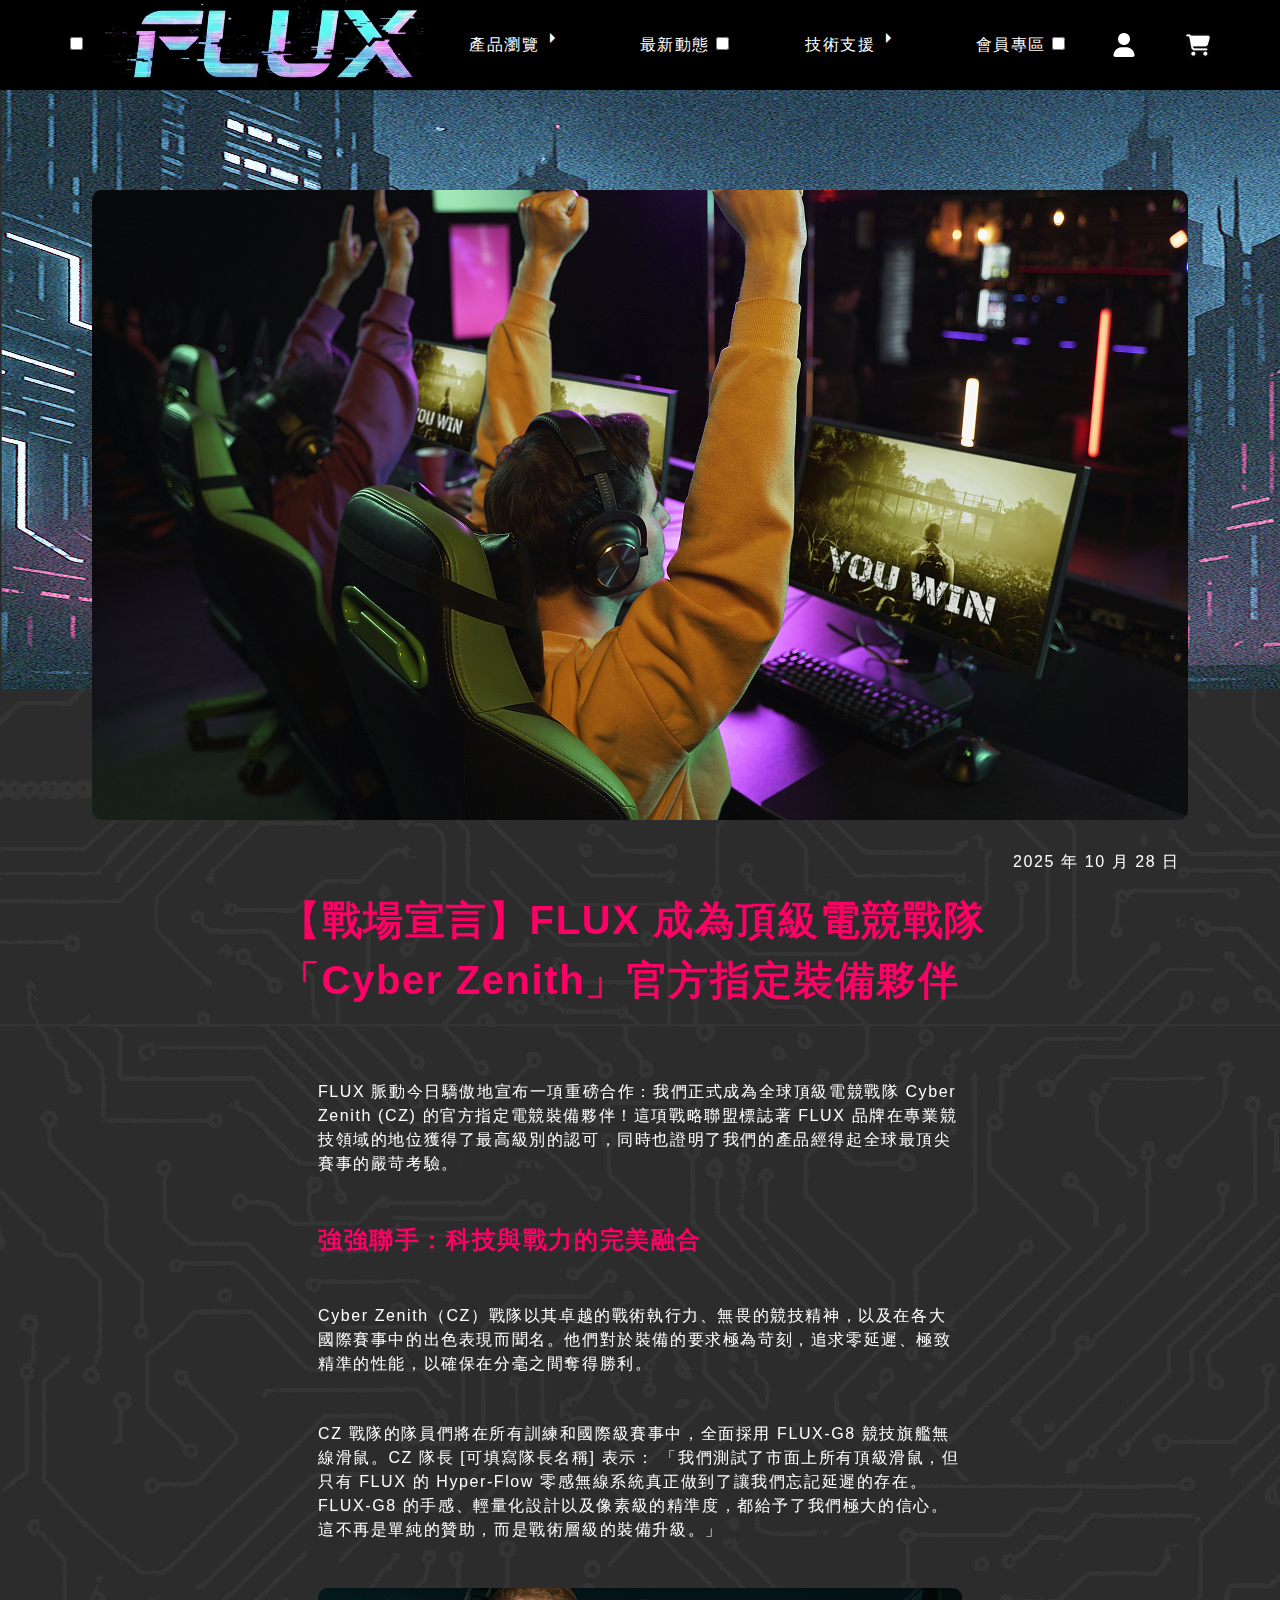
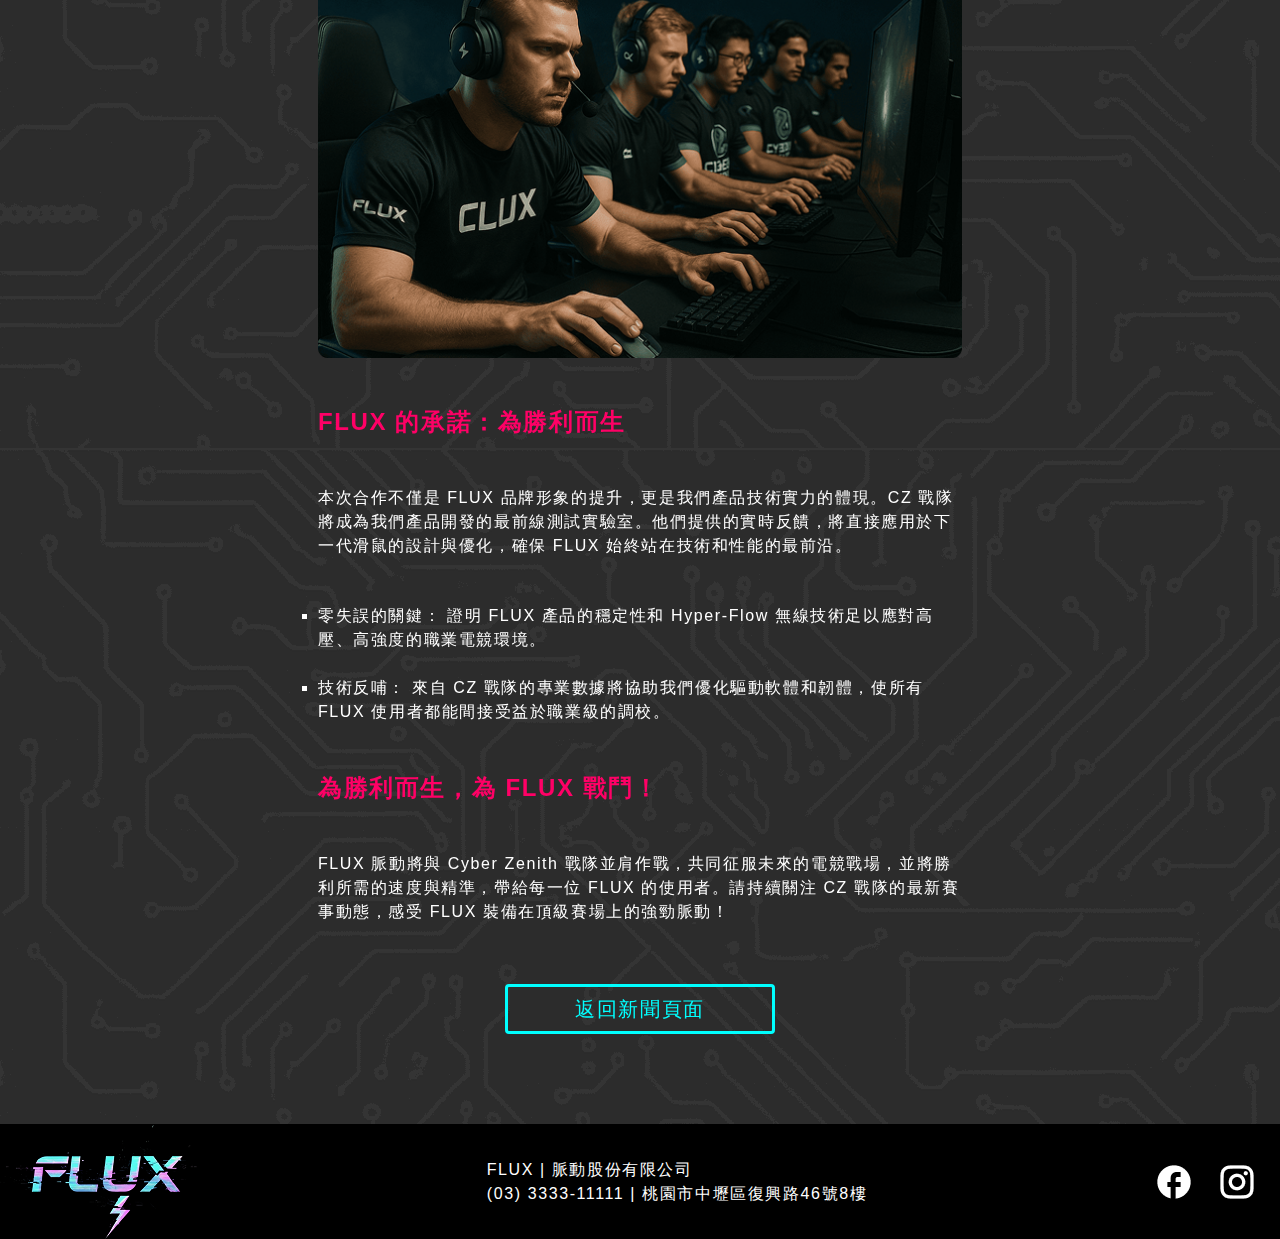
<file: newInner.html>
<!DOCTYPE html>
<html lang="en">

<head>
    <meta charset="UTF-8">
    <meta name="viewport" content="width=device-width, initial-scale=1.0">
    <title>FLUX</title>
    <link rel="icon" href="./favicon.ico">
    <link rel="stylesheet" href="./css/Common.css">
    <link href="https://unpkg.com/aos@2.3.1/dist/aos.css" rel="stylesheet">
    <link rel="stylesheet" href="./css/newInner.css">
    <link rel="stylesheet" href="https://fonts.googleapis.com/css2?family=Material+Symbols+Outlined:opsz,wght,FILL,GRAD@20..48,100..700,0..1,-50..200&icon_names=arrow_right" />
</head>

<body>
    <!-- header導航 -->
    <header>
        <nav class="header-nav">
            <!-- 漢堡 -->
            <div class="left-nav">
                <label class="hb">
                    <input type="checkbox">
                    <span class="bar1"></span>
                    <span class="bar2"></span>
                    <span class="bar3"></span>
                </label>
            </div>
            <!-- logo -->
            <a href="./index.html" class="logo">
                <img src="./image/common/logo.png" alt="">
            </a>
            <!-- 中間導航 -->
            <div class="nav-box">
                <ul class='nav-list'>
                    <li class="nav-li">
                        <a href="./store.html" class="nav-a">產品瀏覽<span class="show1 material-symbols-outlined">arrow_right</span></a>
                    </li>
                    <li class="nav-li nolink">
                        <label class="menu-label">
                            最新動態
                            <input type="checkbox">
                            <div class="add show1">
                                <span class="add-bar1"></span>
                                <span class="add-bar2"></span>
                            </div>
                            <ul class="menu">
                                <li><a href="./news.html">最新消息<span class="show1 material-symbols-outlined">arrow_right</span></a></li>
                                <li><a href="./about.html">關於我們<span class="show1 material-symbols-outlined">arrow_right</span></a></li>
                            </ul>
                        </label>
                    </li>
                    <li class="nav-li">
                        <a href="./support.html" class="nav-a">技術支援<span class="show1 material-symbols-outlined">arrow_right</span></a>
                    </li>
                    <li class="nav-li nolink">
                        <label class="menu-label">
                            會員專區
                            <input type="checkbox">
                            <div class="add show1">
                                <span class="add-bar1"></span>
                                <span class="add-bar2"></span>
                            </div>
                            <ul class="menu">
                                <li><a href="./account.html" id="sign-up">會員註冊<span class="material-symbols-outlined show1">arrow_right</span></a></li>
                                <li><a href="./account.html" id="user">會員中心<span class="material-symbols-outlined show1">arrow_right</span></a></li>
                            </ul>
                        </label>
                    </li>
                </ul>
            </div>
            
            <div class="nav-icons">
                <a href="./account.html" id="uer-icon"><img src="./image/common/faUser.png" alt=""></a>
                <a href="#" id="cart-icon"><img src="./image/common/cart.png" alt=""></a>
            </div>
        </nav>
    </header>

    <!-- banner區塊 -->
    <section class="banner">
        <img src="./image/newinner/gamer.png" alt="">
    </section>

    <!-- content區塊 -->
    <section class="new-container"  data-aos="fade-up"data-aos-anchor-placement="top-bottom">
        <div class="new-title">
            <h2>【戰場宣言】FLUX 成為頂級電競戰隊「Cyber Zenith」官方指定裝備夥伴</h2>
            <p>2025 年 10 月 28 日</p>
        </div>
        <div class="new-text">
            <p>FLUX 脈動今日驕傲地宣布一項重磅合作：我們正式成為全球頂級電競戰隊 Cyber Zenith (CZ) 的官方指定電競裝備夥伴！這項戰略聯盟標誌著 FLUX 品牌在專業競技領域的地位獲得了最高級別的認可，同時也證明了我們的產品經得起全球最頂尖賽事的嚴苛考驗。</p>
            <h4>強強聯手：科技與戰力的完美融合</h4>
            <p>Cyber Zenith（CZ）戰隊以其卓越的戰術執行力、無畏的競技精神，以及在各大國際賽事中的出色表現而聞名。他們對於裝備的要求極為苛刻，追求零延遲、極致精準的性能，以確保在分毫之間奪得勝利。</p>
            <p>CZ 戰隊的隊員們將在所有訓練和國際級賽事中，全面採用 FLUX-G8 競技旗艦無線滑鼠。CZ 隊長 [可填寫隊長名稱] 表示：
            「我們測試了市面上所有頂級滑鼠，但只有 FLUX 的 Hyper-Flow 零感無線系統真正做到了讓我們忘記延遲的存在。FLUX-G8 的手感、輕量化設計以及像素級的精準度，都給予了我們極大的信心。這不再是單純的贊助，而是戰術層級的裝備升級。」</p>
            <img src="./image/newinner/gamer2.png" alt="">
            <h4>FLUX 的承諾：為勝利而生</h4>
            <p>本次合作不僅是 FLUX 品牌形象的提升，更是我們產品技術實力的體現。CZ 戰隊將成為我們產品開發的最前線測試實驗室。他們提供的實時反饋，將直接應用於下一代滑鼠的設計與優化，確保 FLUX 始終站在技術和性能的最前沿。</p>
            <ul >
                <li>零失誤的關鍵： 證明 FLUX 產品的穩定性和 Hyper-Flow 無線技術足以應對高壓、高強度的職業電競環境。</li><br>
                <li>技術反哺： 來自 CZ 戰隊的專業數據將協助我們優化驅動軟體和韌體，使所有 FLUX 使用者都能間接受益於職業級的調校。</li>
            </ul>
            <h4>為勝利而生，為 FLUX 戰鬥！</h4>
            <p>FLUX 脈動將與 Cyber Zenith 戰隊並肩作戰，共同征服未來的電競戰場，並將勝利所需的速度與精準，帶給每一位 FLUX 的使用者。請持續關注 CZ 戰隊的最新賽事動態，感受 FLUX 裝備在頂級賽場上的強勁脈動！</p>
        </div>
        <a href="./news.html" class="btn">返回新聞頁面</a>
    </section>

    <!-- 頁尾 Footer -->
    <footer>
        <div class="footer-container box">
            <div class="log">
                <img src="./image/common/footerlogo.png" alt="">
            </div>
            <div class="footer-text">
                <p>FLUX | 脈動股份有限公司 <br>
                    (03) 3333-11111 | 桃園市中壢區復興路46號8樓</p>
            </div>
            <div class="footer-icons">
                <a href="#" class="footer-icon"><img src="./image/common/ic_baseline-facebook.png" alt=""></a>
                <a href="#" class="footer-icon"><img src="./image/common/ri_instagram-line.png" alt=""></a>
                <a href="#" class="footer-icon"><img src="./image/common/mingcute_twitter-line.png" alt=""></a>
            </div>
        </div>
    </footer>

    <script src="https://unpkg.com/aos@2.3.1/dist/aos.js"></script>
    <script>AOS.init();</script>
    <script>
        // 會員登入 註冊邏輯
        document.querySelectorAll('#uer-icon ,#user').forEach((el)=>{
            el.addEventListener('click',function(){
                localStorage.setItem('login','1')
                alert('請先登入會員')
            }) 
        })
        document.querySelector('#sign-up').addEventListener('click',function(){
            localStorage.removeItem('login')
        })
    </script>
</body>

</html>
</file>
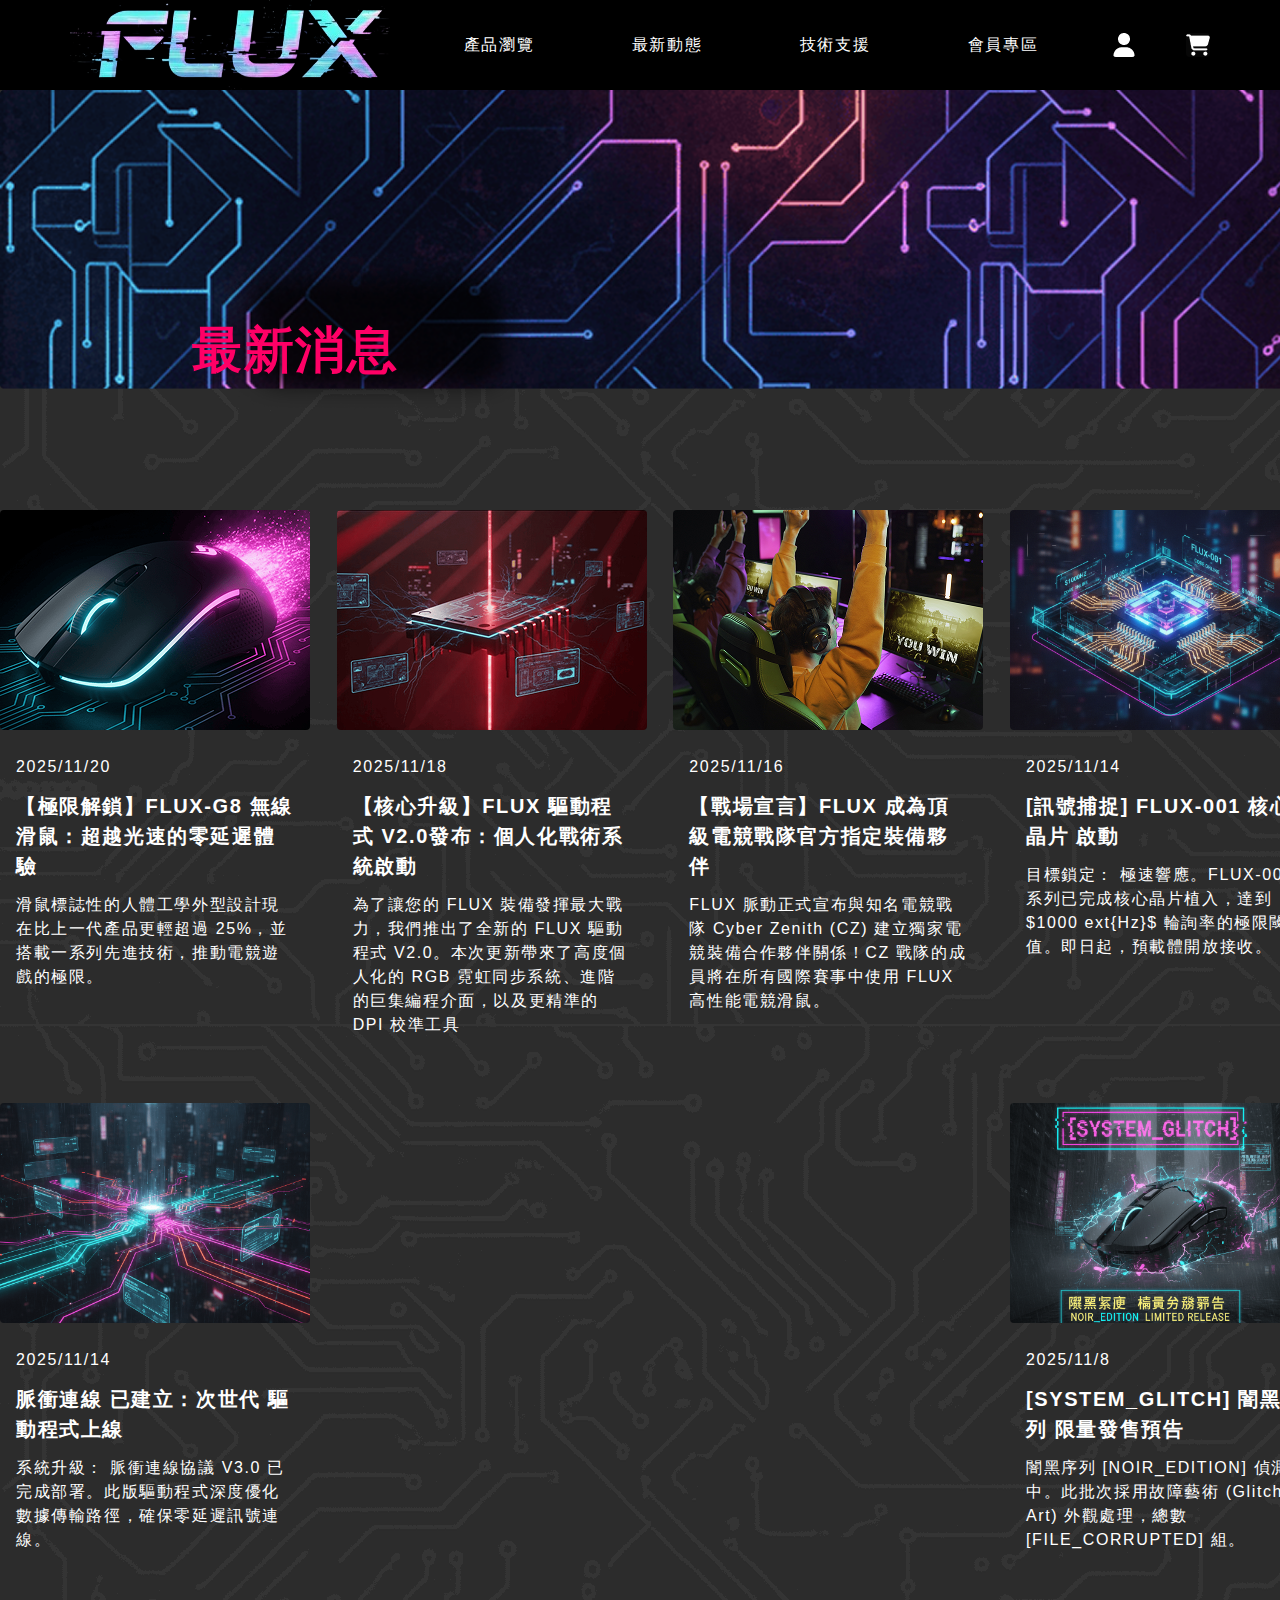
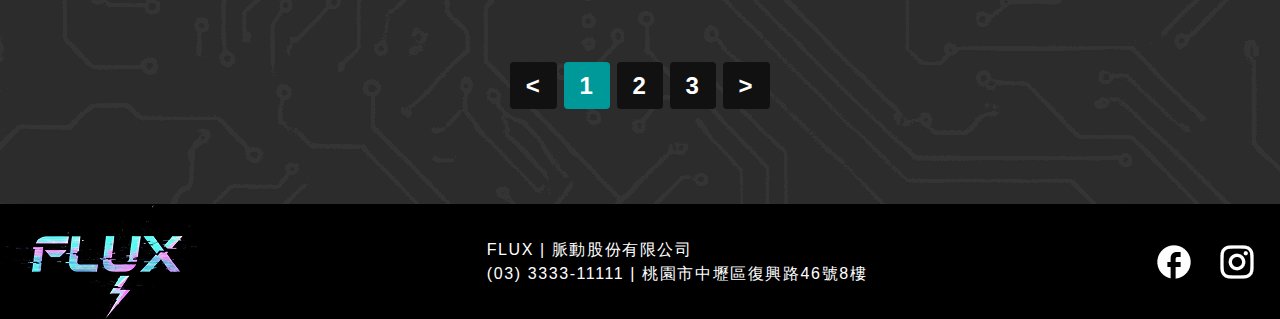
<file: news.html>
<!DOCTYPE html>
<html lang="en">

<head>
    <meta charset="UTF-8">
    <meta name="viewport" content="width=device-width, initial-scale=1.0">
    <title>FLUX</title>
    <link rel="stylesheet" href="./css/Common.css">
    <link href="https://unpkg.com/aos@2.3.1/dist/aos.css" rel="stylesheet">
    <link rel="stylesheet" href="./css/news.css">
</head>

<body>
    <!-- header導航 -->
    <header>
        <nav class="header-nav">
            <a href="./index.html" class="logo">
                <img src="./image/common/logo.png" alt="">
            </a>
            <ul class='nav-list'>
                <li class="nav-li">
                    <a href="./store.html" class="nav-a">產品瀏覽</a>
                </li>
                <li class="nav-li nolink">
                    最新動態
                    <ul class="menu">
                        <li><a href="./news.html">最新消息</a></li>
                        <li><a href="./about.html">關於我們</a></li>
                    </ul>
                </li>
                <li class="nav-li">
                    <a href="./support.html" class="nav-a">技術支援</a>
                </li>
                <li class="nav-li nolink">
                    會員專區
                    <ul class="menu">
                        <li><a href="./account.html">會員註冊</a></li>
                        <li><a href="#">會員登入</a></li>
                    </ul>
                </li>
            </ul>
            <div class="nav-icons">
                <a href="#" id="uer-icon"><img src="./image/common/faUser.png" alt=""></a>
                <a href="#" id="cart-icon"><img src="./image/common/cart.png" alt=""></a>
            </div>
        </nav>
    </header>

    <!-- banner區塊 -->
    <section class="banner">
        <h1 data-aos="zoom-out-left" data-aos-duration="1000">最新消息</h1>
    </section>

    <!-- news區塊 -->
    <section class="news">
        <div class="news-container box">
        
        </div>
        <div class="page-bar">
            <a href="#" class="left"><</a>
            <a href="#" class="active">1</a>
            <a href="#">2</a>
            <a href="#">3</a>
            <a href="#" class="right">></a>
        </div>
    </section>
    <!-- 頁尾 Footer -->
    <footer>
        <div class="footer-container box">
            <div class="log">
                <img src="./image/common/footerlogo.png" alt="">
            </div>
            <div class="footer-text">
                <p>FLUX | 脈動股份有限公司 <br>
                    (03) 3333-11111 | 桃園市中壢區復興路46號8樓</p>
            </div>
            <div class="footer-icons">
                <a href="#" class="footer-icon"><img src="./image/common/ic_baseline-facebook.png" alt=""></a>
                <a href="#" class="footer-icon"><img src="./image/common/ri_instagram-line.png" alt=""></a>
                <a href="#" class="footer-icon"><img src="./image/common/mingcute_twitter-line.png" alt=""></a>
            </div>
        </div>
    </footer>
    <!-- 換頁功能 -->
    <script src="./js/news-change-page.js"></script>
    <!-- aos -->
    <script src="https://unpkg.com/aos@2.3.1/dist/aos.js"></script>
    <script>AOS.init();</script>
    
</body>

</html>
</file>
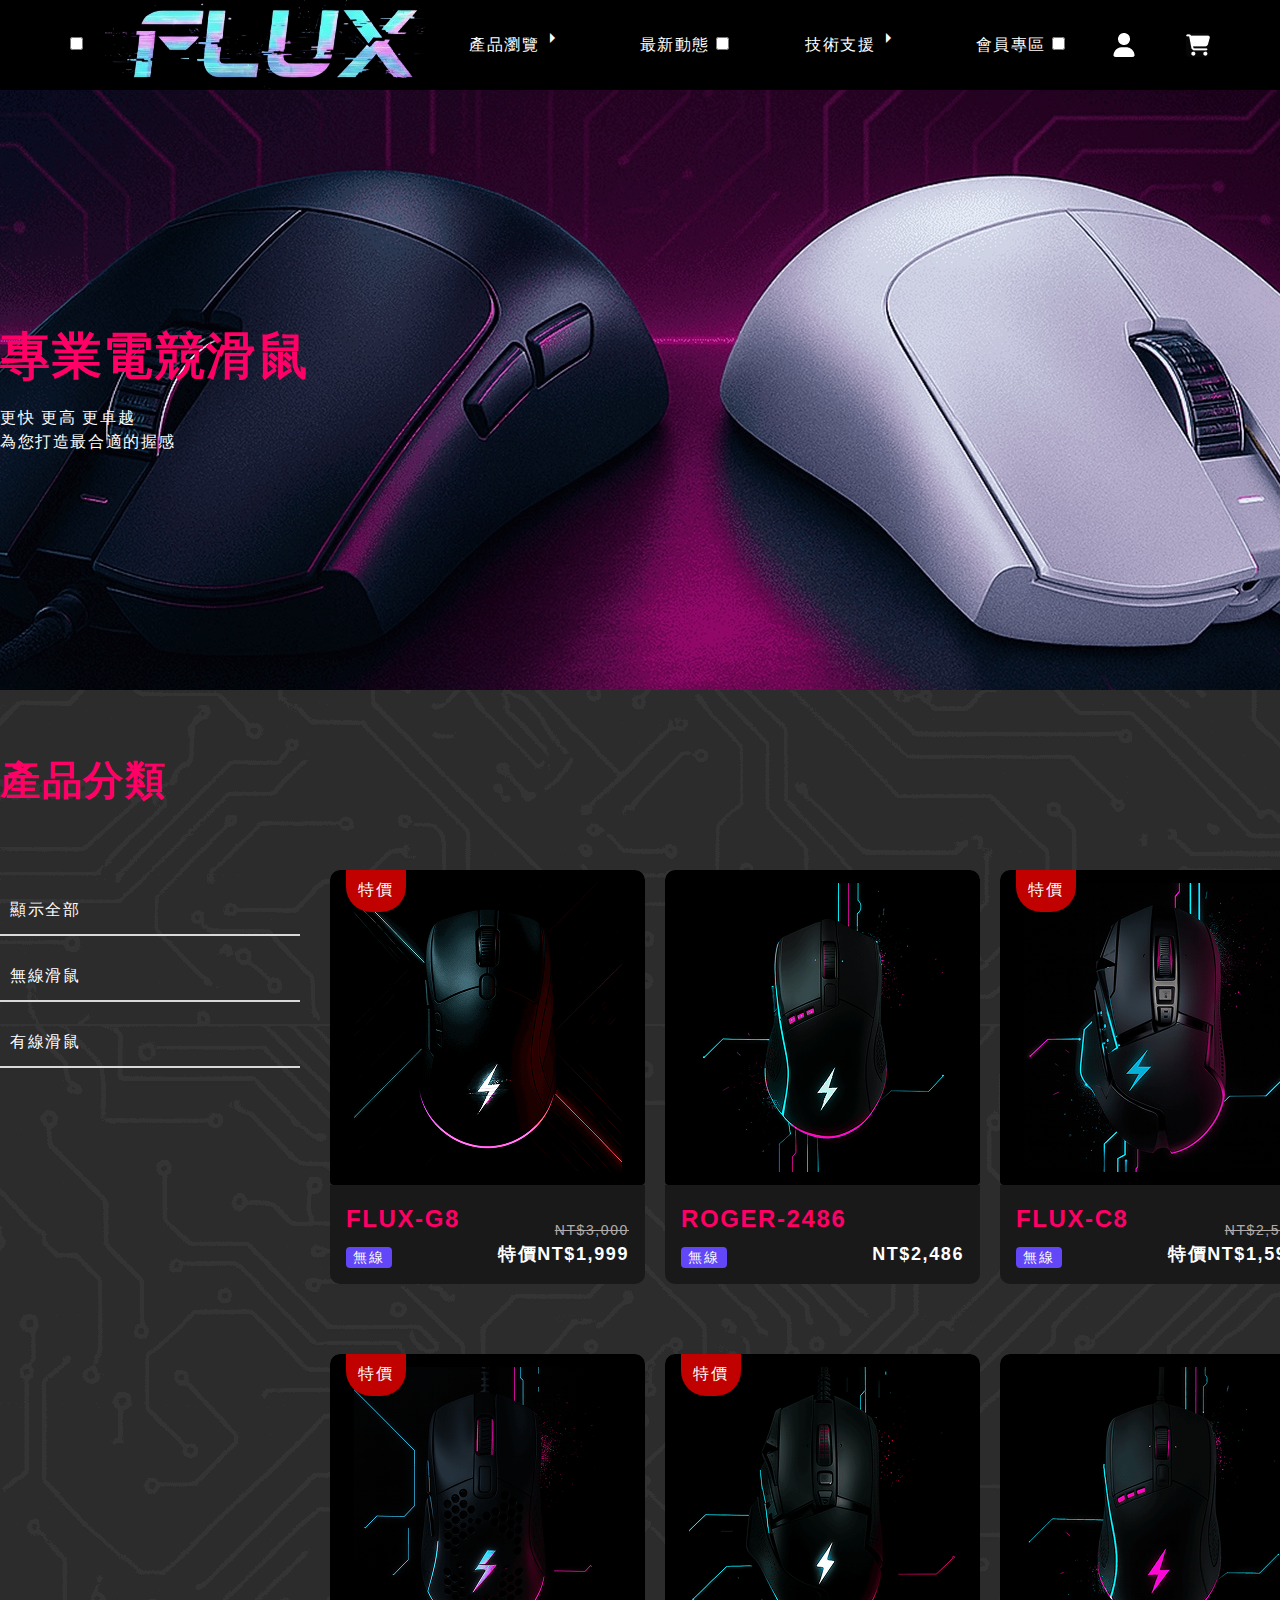
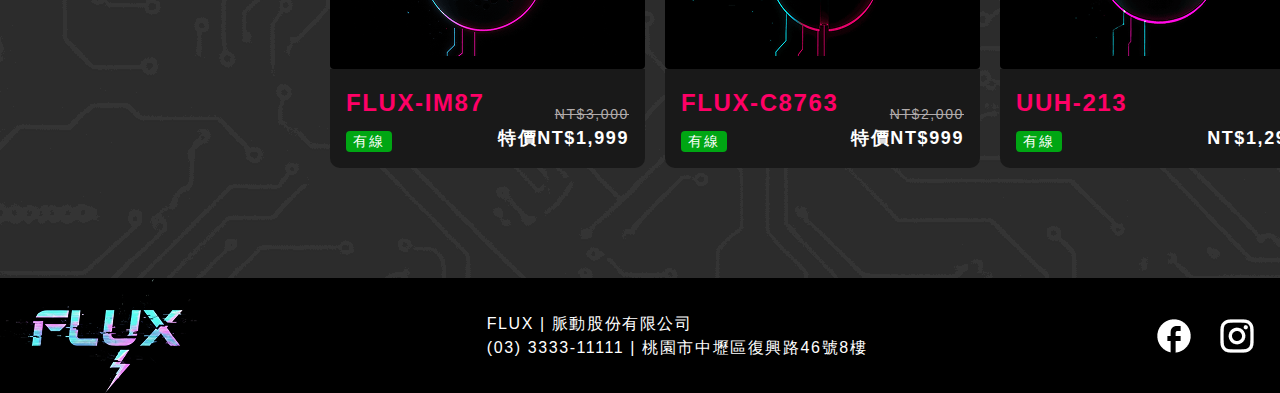
<file: store.html>
<!DOCTYPE html>
<html lang="en">

<head>
    <meta charset="UTF-8">
    <meta name="viewport" content="width=device-width, initial-scale=1.0">
    <title>FLUX</title>
    <link rel="icon" href="./favicon.ico">
    <link rel="stylesheet" href="./css/Common.css">
    <link href="https://unpkg.com/aos@2.3.1/dist/aos.css" rel="stylesheet">
    <link rel="stylesheet" href="./css/store.css">
    <link rel="stylesheet"
        href="https://fonts.googleapis.com/css2?family=Material+Symbols+Outlined:opsz,wght,FILL,GRAD@24,400,0,0&icon_names=arrow_right" />
</head>

<body>
    <!-- header導航 -->
    <header>
        <nav class="header-nav">
            <div class="left-nav">
                <label class="hb">
                    <input type="checkbox">
                    <span class="bar1"></span>
                    <span class="bar2"></span>
                    <span class="bar3"></span>
                </label>
            </div>
            <a href="./index.html" class="logo">
                <img src="./image/common/logo.png" alt="">
            </a>
            <ul class='nav-list'>
                <li class="nav-li">
                    <a href="./store.html" class="nav-a">產品瀏覽<span class="show1 material-symbols-outlined">arrow_right</span></a>
                </li>
                <li class="nav-li nolink">
                    <label class="menu-label">
                        最新動態
                        <input type="checkbox">
                        <div class="add show1">
                            <span class="add-bar1"></span>
                            <span class="add-bar2"></span>
                        </div>
                        <ul class="menu">
                            <li><a href="./news.html">最新消息<span class="show1 material-symbols-outlined">arrow_right</span></a></li>
                            <li><a href="./about.html">關於我們<span class="show1 material-symbols-outlined">arrow_right</span></a></li>
                        </ul>

                    </label>

                </li>
                <li class="nav-li">
                    <a href="./support.html" class="nav-a">技術支援<span class="show1 material-symbols-outlined">arrow_right</span></a>
                </li>
                <li class="nav-li nolink">
                    <label class="menu-label">
                        會員專區
                        <input type="checkbox">
                        <div class="add show1">
                            <span class="add-bar1"></span>
                            <span class="add-bar2"></span>
                        </div>
                        <ul class="menu">
                            <li><a href="./account.html">會員註冊<span class="material-symbols-outlined show1">arrow_right</span></a></li>
                            <li><a href="#">會員登入<span class="material-symbols-outlined show1">arrow_right</span></a></li>
                        </ul>
                    </label>
                </li>
            </ul>
            <div class="nav-icons">
                <a href="#" id="uer-icon"><img src="./image/common/faUser.png" alt=""></a>
                <a href="#" id="cart-icon"><img src="./image/common/cart.png" alt=""></a>
            </div>
        </nav>
    </header>

    <!-- banner區塊 -->
    <section class="banner">
        <div class="banner-text box">
            <h1>專業電競滑鼠</h1>
            <p>更快 更高 更卓越 <br>為您打造最合適的握感</p>
        </div>
    </section>

    <!-- store區塊 -->
    <section class="store box">
        <h2>產品分類</h2>
        <div class="store-container">
            <ul class="store-nav">
                <li><a class="allBtn">顯示全部</a></li>
                <li><a class="wirelessBtn">無線滑鼠</a></li>
                <li><a class="wiredBtn">有線滑鼠</a></li>
            </ul>
            <div class="store-content">
                <div class="item wireless">
                    <a href="./introduce.html">
                        <div class="item-img">
                            <img src="./image/store/item1.png" alt="">
                        </div>
                        <div class="item-text">
                            <div class="itemName">
                                <h4>FLUX-G8</h4>
                                <div class="item-dec wireless-color">無線</div>
                            </div>
                            <div class="nt">
                                <p>NT$3,000</p>
                                <h5>特價NT$1,999</h5>
                            </div>
                        </div>
                        <div class="sale">特價</div>
                    </a>
                </div>
                <div class="item wireless">
                    <a href="./introduce.html">
                        <div class="item-img">
                            <img src="./image/store/item2.png" alt="">
                        </div>
                        <div class="item-text">
                            <div class="itemName">
                                <h4>ROGER-2486</h4>
                                <div class="item-dec wireless-color">無線</div>
                            </div>
                            <div class="nt">
                                <p class="nosale">NT$3,000</p>
                                <h5>NT$2,486</h5>
                            </div>
                        </div>
                    </a>
                </div>
                <div class="item wireless">
                    <a href="./introduce.html">
                        <div class="item-img">
                            <img src="./image/store/item3.png" alt="">
                        </div>
                        <div class="item-text">
                            <div class="itemName">
                                <h4>FLUX-C8</h4>
                                <div class="item-dec wireless-color">無線</div>
                            </div>
                            <div class="nt">
                                <p>NT$2,500</p>
                                <h5>特價NT$1,599</h5>
                            </div>
                        </div>
                        <div class="sale">特價</div>
                    </a>
                </div>
                <div class="item wired">
                    <a href="./introduce.html">
                        <div class="item-img">
                            <img src="./image/store/item4.png" alt="">
                        </div>
                        <div class="item-text">
                            <div class="itemName">
                                <h4>FLUX-IM87</h4>
                                <div class="item-dec">有線</div>
                            </div>
                            <div class="nt">
                                <p>NT$3,000</p>
                                <h5>特價NT$1,999</h5>
                            </div>
                        </div>
                        <div class="sale">特價</div>
                    </a>

                </div>
                <div class="item wired">
                    <a href="./introduce.html">
                        <div class="item-img">
                            <img src="./image/store/item5.png" alt="">
                        </div>
                        <div class="item-text">
                            <div class="itemName">
                                <h4>FLUX-C8763</h4>
                                <div class="item-dec">有線</div>
                            </div>
                            <div class="nt">
                                <p>NT$2,000</p>
                                <h5>特價NT$999</h5>
                            </div>
                        </div>
                        <div class="sale">特價</div>
                    </a>

                </div>
                <div class="item wired">
                    <a href="./introduce.html">
                        <div class="item-img">
                            <img src="./image/store/item6.png" alt="">
                        </div>
                        <div class="item-text">
                            <div class="itemName">
                                <h4>UUH-213</h4>
                                <div class="item-dec">有線</div>
                            </div>
                            <div class="nt">
                                <p class="nosale">NT$3,000</p>
                                <h5>NT$1,299</h5>
                            </div>
                        </div>
                    </a>
                </div>
            </div>
        </div>
    </section>
    <!-- 頁尾 Footer -->
    <footer>
        <div class="footer-container box">
            <div class="log">
                <img src="./image/common/footerlogo.png" alt="">
            </div>
            <div class="footer-text">
                <p>FLUX | 脈動股份有限公司 <br>
                    (03) 3333-11111 | 桃園市中壢區復興路46號8樓</p>
            </div>
            <div class="footer-icons">
                <a href="#" class="footer-icon"><img src="./image/common/ic_baseline-facebook.png" alt=""></a>
                <a href="#" class="footer-icon"><img src="./image/common/ri_instagram-line.png" alt=""></a>
                <a href="#" class="footer-icon"><img src="./image/common/mingcute_twitter-line.png" alt=""></a>
            </div>
        </div>
    </footer>


    <script src="./js/sort.js"></script>
    <script src="https://unpkg.com/aos@2.3.1/dist/aos.js"></script>
    <script>AOS.init();</script>
</body>

</html>
</file>
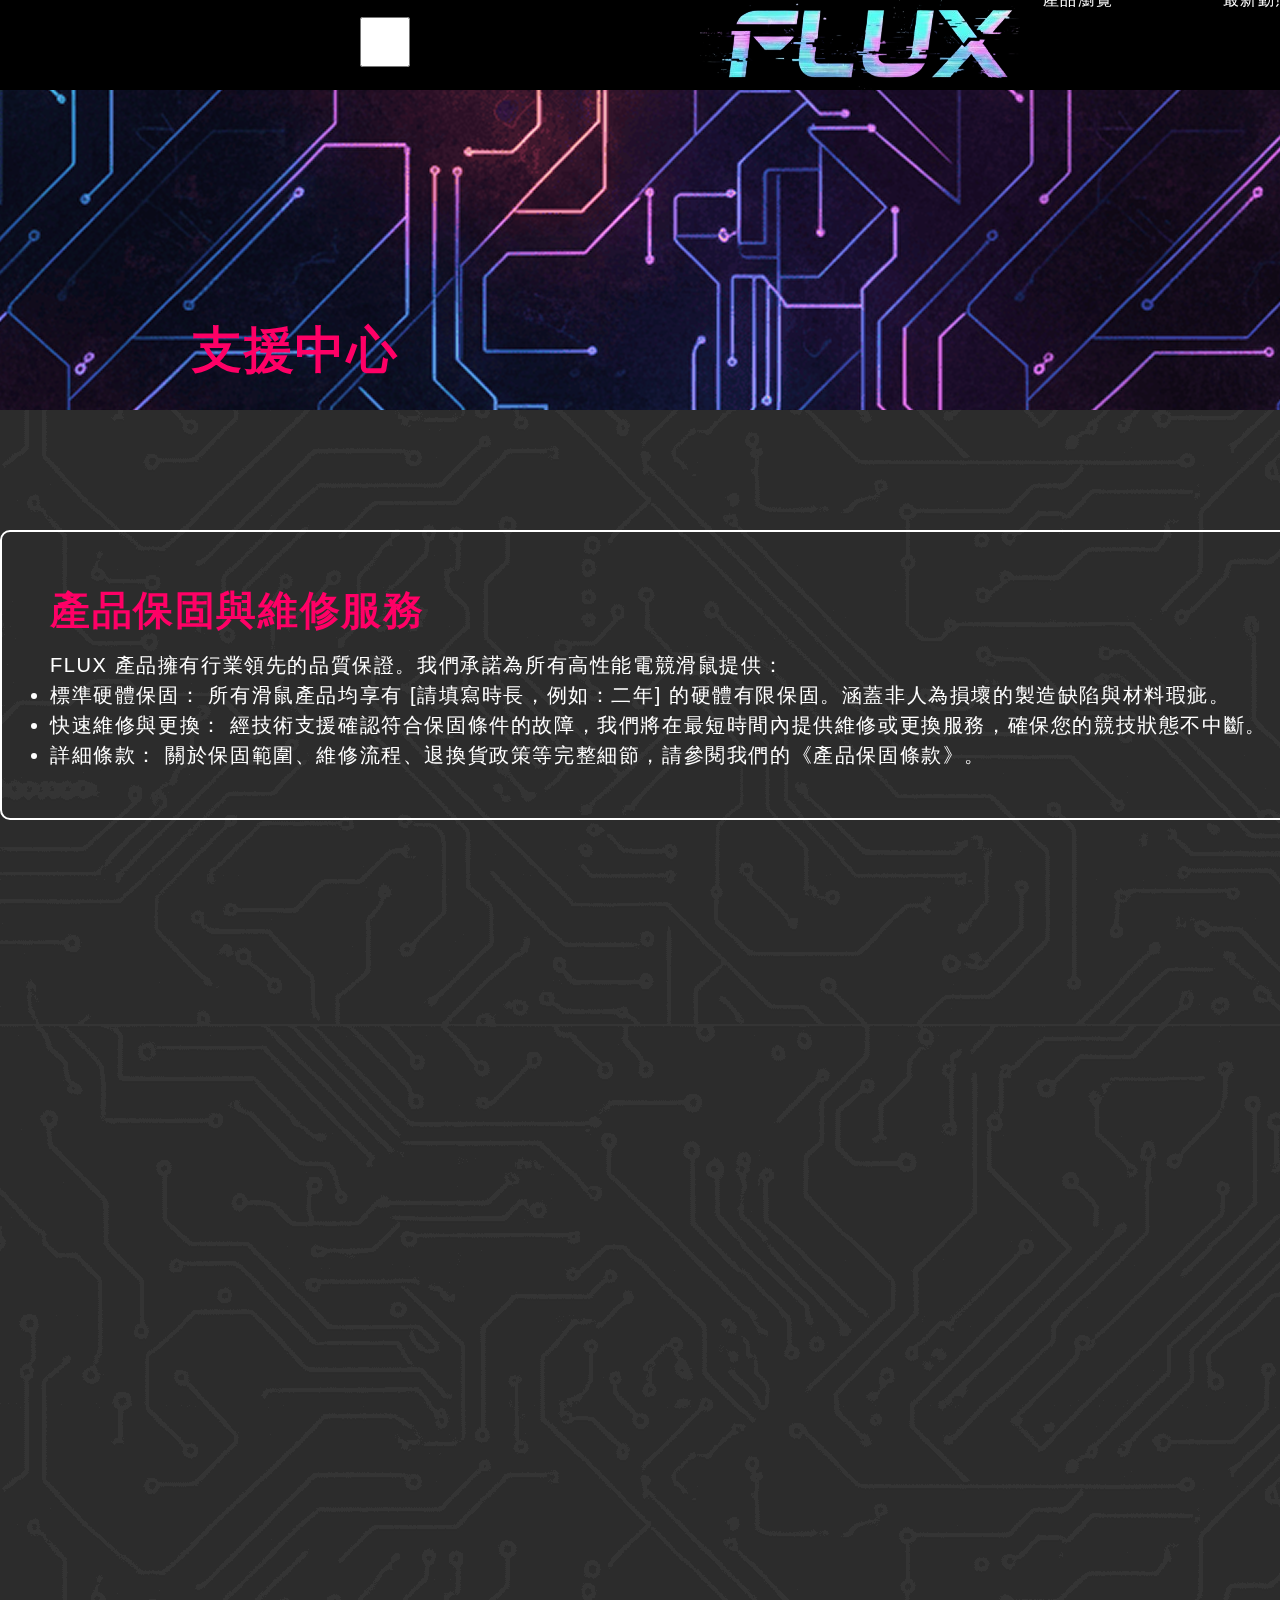
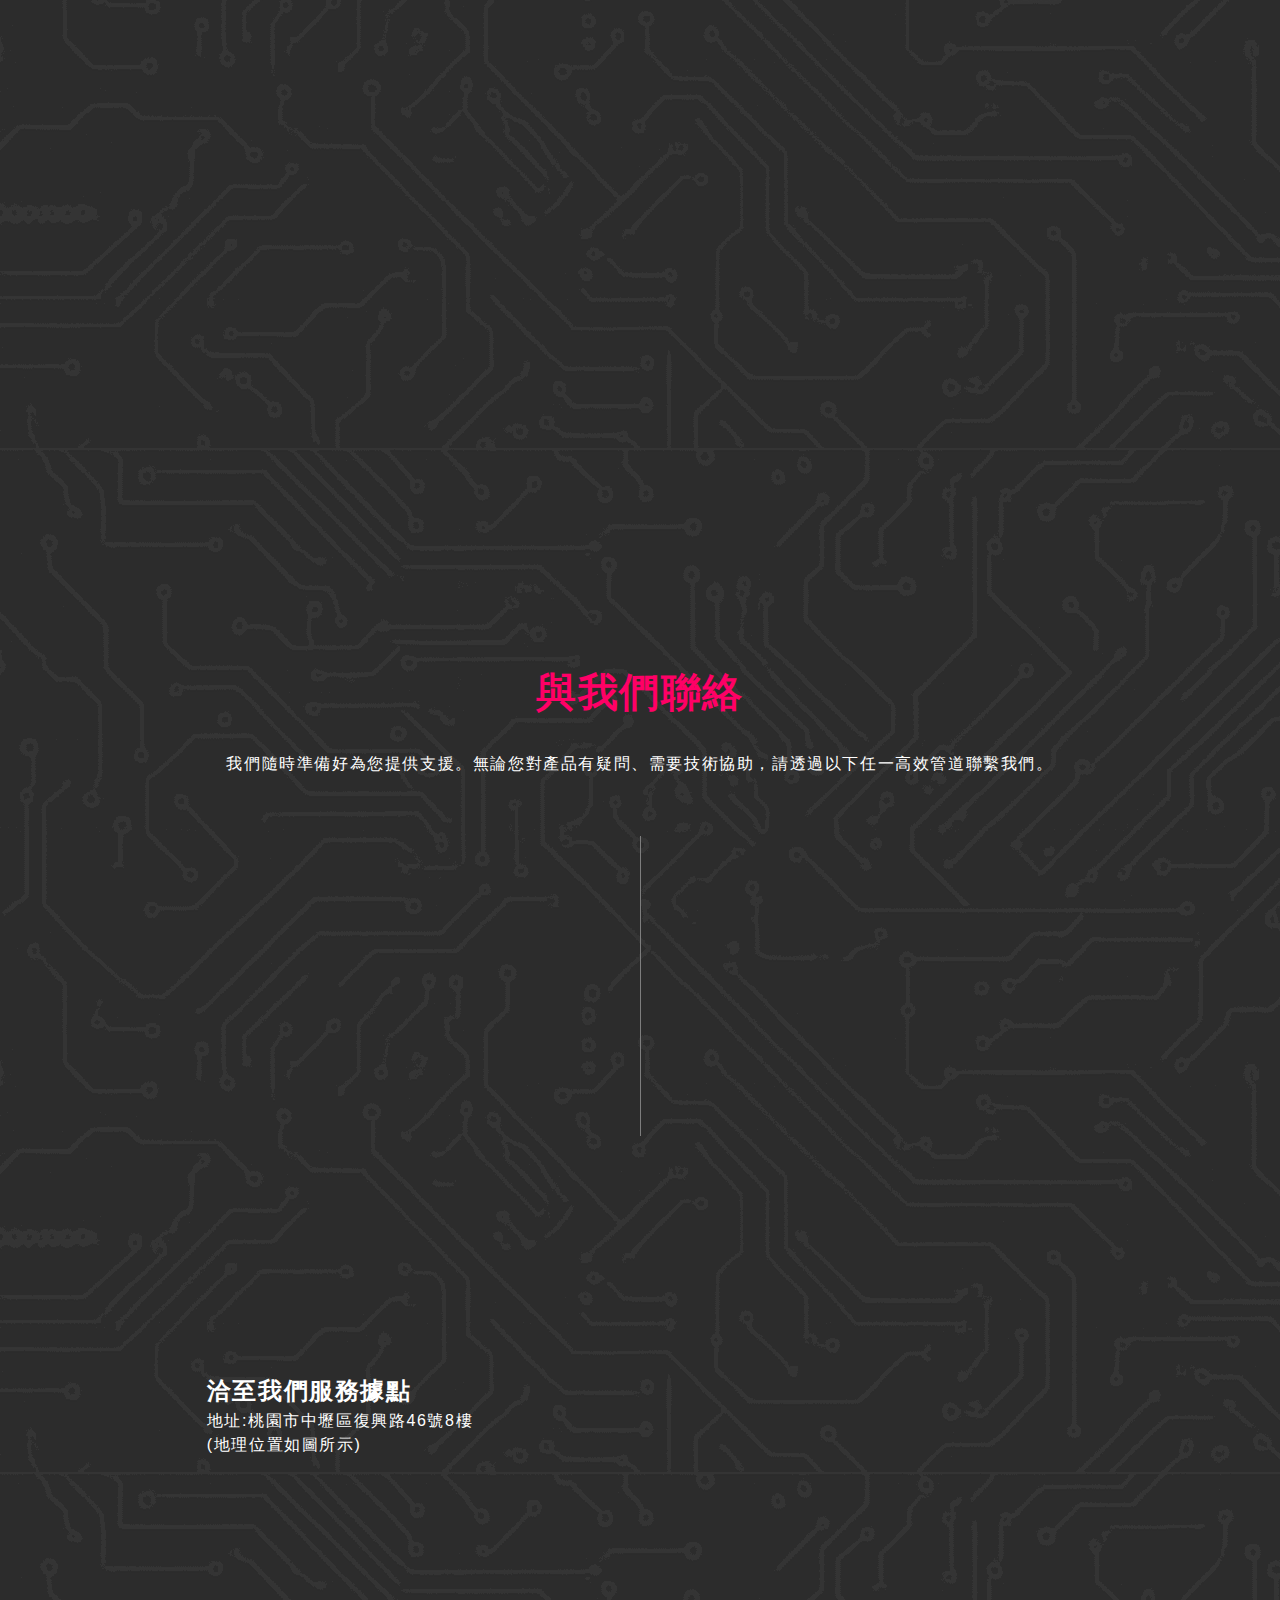
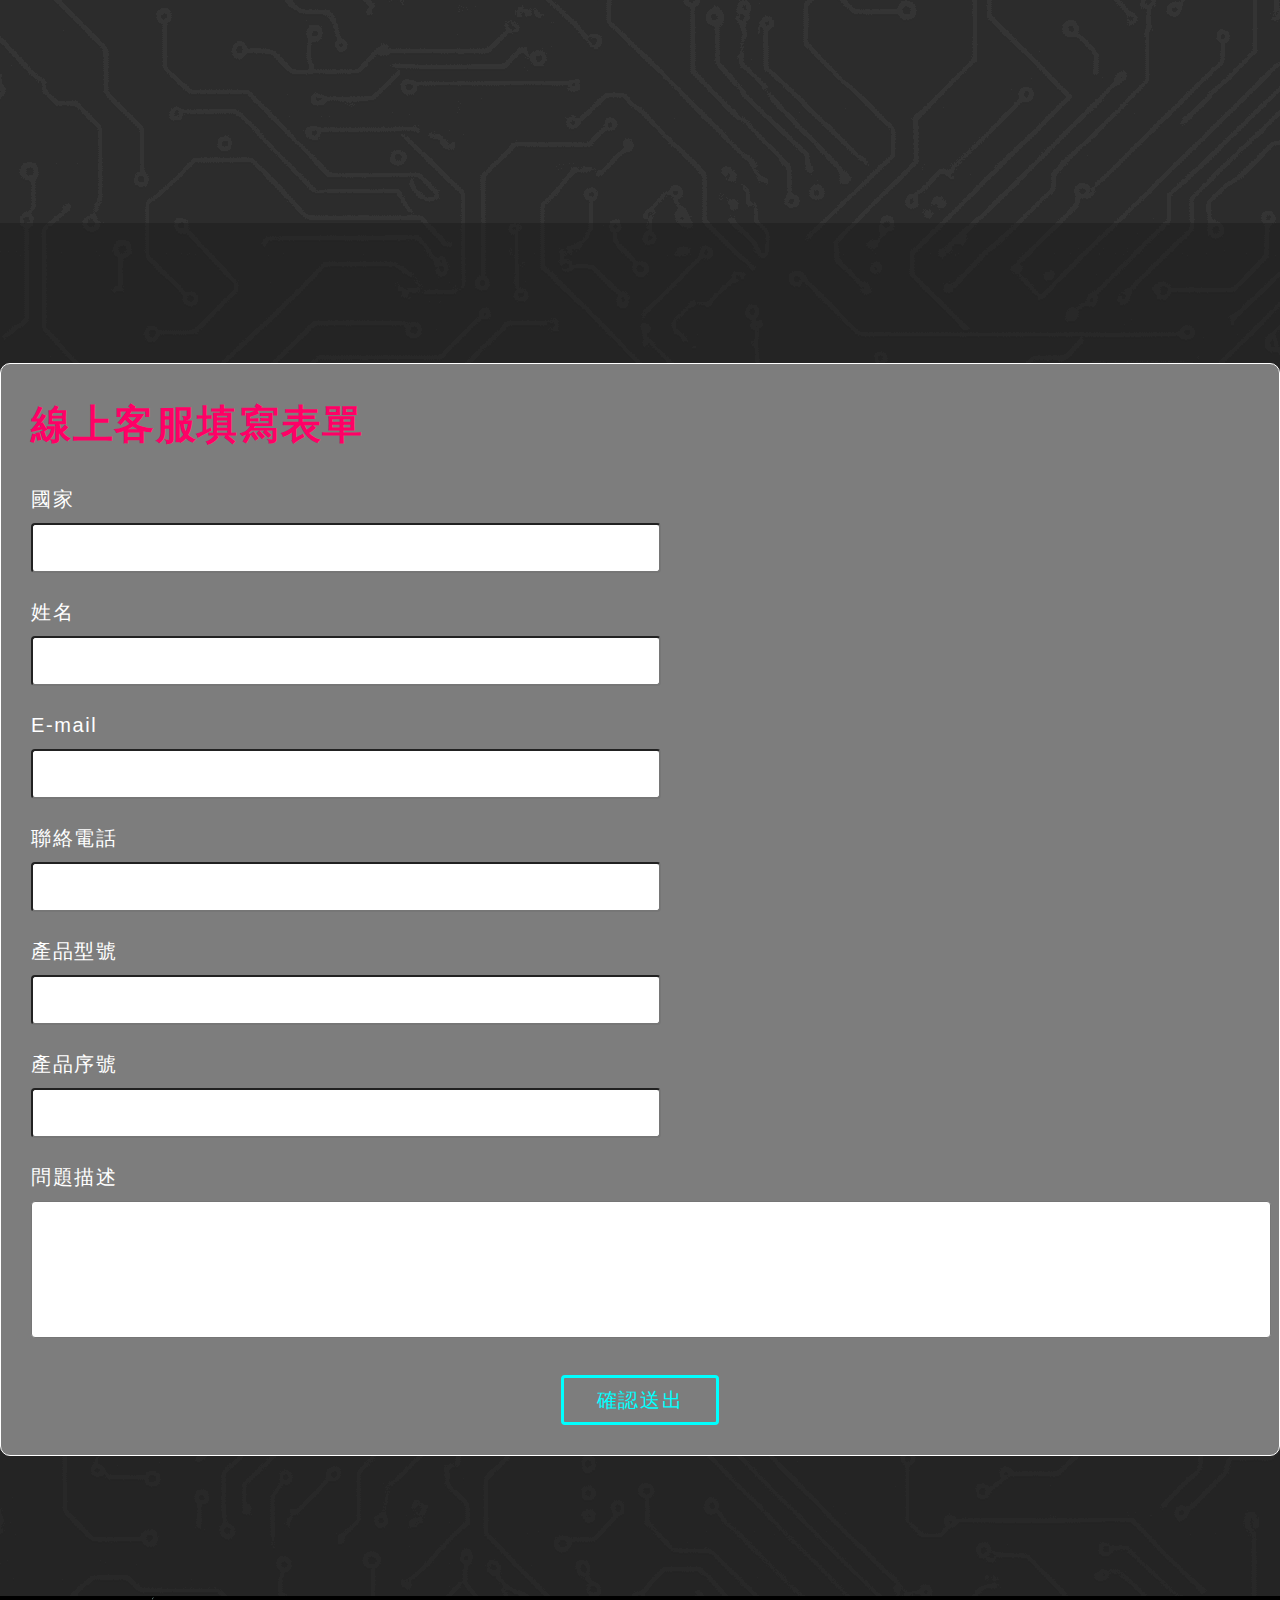
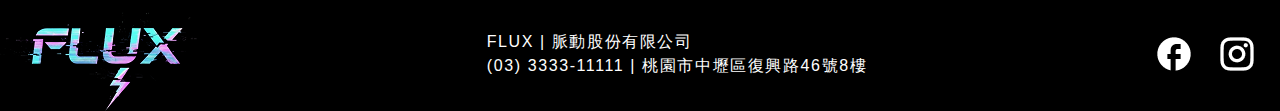
<file: support.html>
<!DOCTYPE html>
<html lang="en">

<head>
    <meta charset="UTF-8">
    <meta name="viewport" content="width=device-width, initial-scale=1.0">
    <title>FLUX</title>
    <link rel="icon" href="./favicon.ico">
    <link rel="stylesheet" href="./css/Common.css">
    <link href="https://unpkg.com/aos@2.3.1/dist/aos.css" rel="stylesheet">
    <link rel="stylesheet" href="./css/support.css">
    <link rel="stylesheet" href="https://fonts.googleapis.com/css2?family=Material+Symbols+Outlined:opsz,wght,FILL,GRAD@20..48,100..700,0..1,-50..200&icon_names=arrow_right" />
</head>

<body>
    <!-- header導航 -->
    <header>
        <nav class="header-nav">
            <!-- 漢堡 -->
            <div class="left-nav">
                <label class="hb">
                    <input type="checkbox">
                    <span class="bar1"></span>
                    <span class="bar2"></span>
                    <span class="bar3"></span>
                </label>
            </div>
            <!-- logo -->
            <a href="./index.html" class="logo">
                <img src="./image/common/logo.png" alt="">
            </a>
            <!-- 中間導航 -->
            <div class="nav-box">
                <ul class='nav-list'>
                    <li class="nav-li">
                        <a href="./store.html" class="nav-a">產品瀏覽<span class="show1 material-symbols-outlined">arrow_right</span></a>
                    </li>
                    <li class="nav-li nolink">
                        <label class="menu-label">
                            最新動態
                            <input type="checkbox">
                            <div class="add show1">
                                <span class="add-bar1"></span>
                                <span class="add-bar2"></span>
                            </div>
                            <ul class="menu">
                                <li><a href="./news.html">最新消息<span class="show1 material-symbols-outlined">arrow_right</span></a></li>
                                <li><a href="./about.html">關於我們<span class="show1 material-symbols-outlined">arrow_right</span></a></li>
                            </ul>
                        </label>
                    </li>
                    <li class="nav-li">
                        <a href="./support.html" class="nav-a">技術支援<span class="show1 material-symbols-outlined">arrow_right</span></a>
                    </li>
                    <li class="nav-li nolink">
                        <label class="menu-label">
                            會員專區
                            <input type="checkbox">
                            <div class="add show1">
                                <span class="add-bar1"></span>
                                <span class="add-bar2"></span>
                            </div>
                            <ul class="menu">
                                <li><a href="./account.html" id="sign-up">會員註冊<span class="material-symbols-outlined show1">arrow_right</span></a></li>
                                <li><a href="./account.html" id="user">會員中心<span class="material-symbols-outlined show1">arrow_right</span></a></li>
                            </ul>
                        </label>
                    </li>
                </ul>
            </div>
            
            <div class="nav-icons">
                <a href="./account.html" id="uer-icon"><img src="./image/common/faUser.png" alt=""></a>
                <a href="#" id="cart-icon"><img src="./image/common/cart.png" alt=""></a>
            </div>
        </nav>
    </header>

    <!-- banner區塊 -->
    <section class="banner">
        <h1>支援中心</h1>
    </section>

    <!-- 說明區塊 -->
    <section class="info">
        <div class="container box">
            <div class="info-card"  data-aos="flip-up" data-aos-duration="1000">
                <h2>產品保固與維修服務</h2>
                <p>FLUX 產品擁有行業領先的品質保證。我們承諾為所有高性能電競滑鼠提供：</p>
                <ul>
                    <li>標準硬體保固： 所有滑鼠產品均享有 [請填寫時長，例如：二年] 的硬體有限保固。涵蓋非人為損壞的製造缺陷與材料瑕疵。</li>
                    <li>快速維修與更換： 經技術支援確認符合保固條件的故障，我們將在最短時間內提供維修或更換服務，確保您的競技狀態不中斷。</li>
                    <li>詳細條款： 關於保固範圍、維修流程、退換貨政策等完整細節，請參閱我們的《產品保固條款》。</li>
                </ul>
            </div>
            <div class="info-card"  data-aos="flip-up" data-aos-duration="1000">
                <h2>故障排除提示</h2>
                <p>在聯繫我們之前，您可以嘗試以下快速排除步驟：</p>
                <ol>
                    <li>韌體更新： 檢查您的滑鼠韌體是否為最新版本。舊版本韌體可能導致功能異常或不穩定。</li>
                    <li>驅動檢查： 重新安裝 FLUX Control Center，確保驅動程式正確載入。</li>
                    <li>表面清潔： 檢查滑鼠感應器是否有灰塵或異物覆蓋，並確保滑鼠墊表面乾淨平整。</li>
                </ol>
            </div>
        </div>
    </section>

    <!-- 標語區塊 -->
    <section class="slogan" data-aos="fade-up"data-aos-anchor-placement="top-bottom" data-aos-duration="1000">
        <div class="mask">
            <div class="slogan-box box">
                <h2>FLUX 承諾： 我們的技術支援團隊時刻待命，</h2>
                <h2>以最專業、最有效率的方式，為您的電競裝備保駕護航。</h2>
            </div>
        </div>
    </section>

    <!-- 聯絡我們區塊 -->
    <section class="contact">
        <h2>與我們聯絡</h2>
        <p>我們隨時準備好為您提供支援。無論您對產品有疑問、需要技術協助，請透過以下任一高效管道聯繫我們。</p>
        <div class="contact-container">
            <div class="contact-form card" data-aos="flip-right"data-aos-duration="1000">
                <img src="./image/support/Article icon 1 1.svg" alt="">
                <h5>提交表單 (至網頁下方)</h5>
                <p>這是處理技術問題最有效方式。請詳細描述您的問題，以便我們的技術專家能精準地為您解決。</p>
            </div>
            <div class="decline"></div>
            <div class="contact-phone card" data-aos="flip-left"data-aos-duration="1000">
                <img src="./image/support/customer assistant icon 1.svg" alt="">
                <h5>諮詢客服專線</h5>
                <p>連絡電話:(03) 3333-11111</p>
            </div>
        </div>
        <div class="location">
            <div class="text">
                <h4>洽至我們服務據點</h4>
                <p>地址:桃園市中壢區復興路46號8樓</p>
                <p>(地理位置如圖所示)</p>
            </div>
            <div class="map">
                <iframe
                    src="https://www.google.com/maps/embed?pb=!1m18!1m12!1m3!1d3617.2491445954674!2d121.22101638069707!3d24.957636643554775!2m3!1f0!2f0!3f0!3m2!1i1024!2i768!4f13.1!3m3!1m2!1s0x346823ea50c732a5%3A0x1b5e6ee66e9fec49!2z57ev6IKyVGliYU1l6ZmE6Kit5Lit5aOi6IG36KiT5Lit5b-D!5e0!3m2!1szh-TW!2stw!4v1763540099391!5m2!1szh-TW!2stw"
                    width="500" height="450" style="border:0;" allowfullscreen="" loading="lazy"
                    referrerpolicy="no-referrer-when-downgrade"></iframe>
            </div>
        </div>
    </section>

    <!-- form區塊 -->
    <section class="form-section bbg">
        <div class="form-container">
            <h2>線上客服填寫表單</h2>
            <form class="form" action="#">
                <label id="account">
                    <p>國家</p>
                    <input type="text">
                </label>
                <label id="confirm-account">
                    <p>姓名</p>
                    <input type="text">
                </label>
                <label id="password">
                    <p>E-mail</p>
                    <input type="email">
                </label>
                <label id="confirm-password">
                    <p>聯絡電話</p>
                    <input type="text">
                </label>
                <label id="name">
                    <p>產品型號</p>
                    <input type="text">
                </label>
                <label id="phone">
                    <p>產品序號</p>
                    <input type="text">
                </label>
                <label id="address">
                    <p>問題描述</p>
                    <textarea rows="5" cols="126"></textarea>
                </label>
            </form>
            <a href="#" class="btn">確認送出</a>
        </div>
    </section>

    <!-- 頁尾 Footer -->
    <footer>
        <div class="footer-container box">
            <div class="log">
                <img src="./image/common/footerlogo.png" alt="">
            </div>
            <div class="footer-text">
                <p>FLUX | 脈動股份有限公司 <br>
                    (03) 3333-11111 | 桃園市中壢區復興路46號8樓</p>
            </div>
            <div class="footer-icons">
                <a href="#" class="footer-icon"><img src="./image/common/ic_baseline-facebook.png" alt=""></a>
                <a href="#" class="footer-icon"><img src="./image/common/ri_instagram-line.png" alt=""></a>
                <a href="#" class="footer-icon"><img src="./image/common/mingcute_twitter-line.png" alt=""></a>
            </div>
        </div>
    </footer>

    <script src="https://unpkg.com/aos@2.3.1/dist/aos.js"></script>
    <script>AOS.init();</script>
    <script>
        // 會員登入 註冊邏輯
        document.querySelectorAll('#uer-icon ,#user').forEach((el)=>{
            el.addEventListener('click',function(){
                localStorage.setItem('login','1')
                alert('請先登入會員')
            }) 
        })
        document.querySelector('#sign-up').addEventListener('click',function(){
            localStorage.removeItem('login')
        })


        document.querySelector('.form-container .btn').addEventListener('click',function(e){
            e.preventDefault
            alert('暫無開放此功能')
        })
    </script>
</body>

</html>
</file>
<file: flux.css>
* {
            padding: 0;
            margin: 0;
            /* background-color: #333; */
        }

        /* #region 統一樣式 */
        body {
            font-family: "Noto Sans TC", sans-serif;
            background-image: url(./image/common/bg.png);
            color: #fff;
            line-height: 1.5;
            letter-spacing: 0.1rem;
            /* position: relative; */
        }
        

        .box {
            width: 1320px;
            margin: 0 auto;
        }

        .bbg{
            background-color: #1d1d1d7e;
        }

        a {
            text-decoration: none;
            color: #fff;
            
        }

        li {
            list-style: none;
        }

        h1 {
            font-size: 50px;
            line-height: 60px;
            color: #FF0066;
        }

        h2 {
            font-size: 40px;
            color: #FF0066;
        }
        h3{
            font-size: 32px;
        }
        h4{
            font-size: 24px;
        }
        h5 {
            font-size: 20px;
        }

        p {
            font-size: 16px;
        }

        img {
            display: block;
            border-radius: 4px;
            
        }

        .btn {
            box-sizing: border-box;
            display: block;
            width: 158px;
            height: 50px;
            font-size: 20px;
            line-height: 44px;
            text-align: center;
            border: #00FFFF 3px solid;
            color: #00FFFF;
            border-radius: 4px;
            transition: .3s;
        }

        .btn:hover {
            color: #000;
            background-color: #00FFFF;
        }

        /* #endregion */


        /* #region header區塊 */
        header {
            background-color: #000;
            height: 90px;
            width: 100%;
            position: fixed;
            top: 0;
            left: 0;
            z-index: 99;
        }

        .header-nav {
            margin: 0 70px;
            height: 100%;
            display: flex;
            justify-content: space-between;
            align-items: center;
        }

        .nav-list {
            height: 100%;
            display: flex;
            justify-content: center;
            gap: 28px;
        }
        .nav-li{
            width: 140px;
            height: 100%;
            border-radius: 4px;
            text-align: center;
            line-height: 90px;
            transition: .3s;
        }
        .nav-li .nav-a {
            display: block;
            width: 140px;
            height: 100%;
            /* background-color: #00FFFF; */
            border-radius: 4px;
            text-align: center;
            line-height: 90px;
            transition: .3s;
        }
        .nolink{
            position: relative;
        }
        .nolink:hover{
            background-color: #00FFFF;
            color: #000;
        }
        .menu{
            position: absolute;
            top: 100%;
            background-color: #fff;
            transition: .3s;
            height: 0;
            /* height: 200px; */
            overflow: hidden;
            width: 200px;
            text-align: start;
        }
        .nolink:hover .menu{
            height: 180px;
        }
        .menu li a{
            padding-left: 10px;
            color: #000;
        }
        .menu li:hover{
            background-color: #eee;
        }
        .nav-a:hover {
            background-color: #00FFFF;
            color: #000;
        }

        .nav-icons {
            display: flex;
        }

        .nav-icons #uer-icon {
            margin-right: 50px;
        }

        /* #endregion */


                /* #region footer */
        footer{
            height: 115px;
            width: 100%;
            background-color: #000;
        }
        .footer-container{
            display: flex;
            justify-content: space-between;
            align-items: center;
        }
        .footer-icons{
            display: flex;
            gap: 23px;
        }
         /* #endregion */
</file>
<file: css/Common.css>
* {
            padding: 0;
            margin: 0;
            /* background-color: #333; */
        }

        /* #region 統一樣式 */
        body {
            font-family: "Noto Sans TC", sans-serif;
            background-image: url(../image/common/bg.png);
            color: #fff;
            line-height: 1.5;
            letter-spacing: 0.1rem;
            /* position: relative; */
        }
        

        .box {
            width: 1320px;
            margin: 0 auto;
        }

        .bbg{
            background-color: #1d1d1d7e;
        }

        a {
            text-decoration: none;
            color: #fff;
            
        }

        li {
            list-style: none;
        }

        h1 {
            font-size: 50px;
            line-height: 60px;
            color: #FF0066;
        }

        h2 {
            font-size: 40px;
            color: #FF0066;
        }
        h3{
            font-size: 32px;
        }
        h4{
            font-size: 24px;
        }
        h5 {
            font-size: 20px;
        }

        p {
            font-size: 16px;
        }

        img {
            display: block;
            border-radius: 4px;
            
        }

        .btn {
            box-sizing: border-box;
            display: block;
            width: 158px;
            height: 50px;
            font-size: 20px;
            line-height: 44px;
            text-align: center;
            border: #00FFFF 3px solid;
            color: #00FFFF;
            border-radius: 4px;
            transition: .3s;
        }

        .btn:hover {
            color: #000;
            background-color: #00FFFF;
        }

        /* #endregion */


        /* #region header區塊 */
        header {
            background-color: #000;
            height: 90px;
            width: 100%;
            position: fixed;
            top: 0;
            left: 0;
            z-index: 99;
        }

        .header-nav {
            margin: 0 70px;
            height: 100%;
            display: flex;
            justify-content: space-between;
            align-items: center;
        }

        .nav-list {
            height: 100%;
            display: flex;
            justify-content: center;
            gap: 28px;
        }
        .nav-li{
            width: 140px;
            height: 100%;
            /* border-radius: 4px; */
            text-align: center;
            line-height: 90px;
            transition: .3s;
        }
        .nav-li .nav-a {
            display: block;
            width: 140px;
            height: 100%;
            /* background-color: #00FFFF; */
            /* border-radius: 4px; */
            text-align: center;
            line-height: 90px;
            transition: .3s;
        }
        .nolink{
            position: relative;
        }
        .nolink:hover{
            /* background-color: #00FFFF; */
            color: #FF0066;
        }
        .menu{
            position: absolute;
            top: 100%;
            left: 20px;
            background-color: #fff;
            transition: .3s;
            height: 0;
            /* height: 200px; */
            overflow: hidden;
            width: 200px;
            text-align: start;
        }
        .nolink:hover .menu{
            height: 120px;
        }
        .menu li a{
            display: block;
            padding-left: 20px;
            color: #000;
            line-height: 60px;
        }
        .menu li:hover{
            background-color: #eee;
        }
        .nav-a:hover {
            /* background-color: #00FFFF; */
            color: #FF0066;
        }

        .nav-icons {
            display: flex;
        }

        .nav-icons #uer-icon {
            margin-right: 50px;
        }

        /* #endregion */


                /* #region footer */
        footer{
            height: 115px;
            width: 100%;
            background-color: #000;
        }
        .footer-container{
            display: flex;
            justify-content: space-between;
            align-items: center;
        }
        .footer-icons{
            display: flex;
            gap: 23px;
        }
         /* #endregion */
</file>
<file: css/account.css>
.bg{
            background-image: url(../image/account/bg.jpg);
            background-size: cover;
            height: 589px;
            margin-top: 90px;
            margin-bottom: 216px;
        }
        .container{
            background-color: #7D7D7D;
            position: absolute;
            top: 150px;
            left: 50%;
            transform: translateX(-50%);
            width: 1371px;
            /* height: 628px; */
            border-radius: 10px;
            border: #fff solid 1px;
            display: flex;
            align-items: center;
            flex-direction: column;
            padding: 30px 0;
        }
        .form{
            padding:30px 22px 35px ;
            display: flex;
            flex-wrap: wrap;
            justify-content: space-between;
            gap:29px 0;
        }
        input{
            margin-top: 9px;
            width: 650px;
            height: 50px;
            box-sizing: border-box;
            font-size: 20px;
            padding-left: 10px;
        }
        label:last-child input{
            width: 1320px;
        }
        p{
            font-size: 20px;
        }
</file>
<file: css/account2.css>
.container{
    margin: 120px auto;
    background-color: #000;
    width: 600px;
    padding: 40px 0;
}
.title{
    text-align: center;
}
.container form{
    padding: 20px 0;
    display: flex;
    flex-direction: column;
    align-items: center;
    gap: 20px;
}
.container .input-label{
    display: block;
    width: 80%;
    position: relative;
}

.material-symbols-outlined{
    position: absolute;
    top: 13px;
    right: 10px;
}
.input-label input{
    border: 1px #8a8a8a solid;
    margin: auto;
    padding-left: 10px;
    height: 48px;
    width: 100%;
    background-color: #000;
    color: #fff;
}
.container input::placeholder{
    color: #fff;
}

form label:last-of-type{
    margin-left: 10%;
    /* width: 80%; */
    align-self: start;
    display: flex;
    gap: 5px;
}
.container .check{
    /* display: block; */
    width: 20px;
    /* height: 20px; */
}
.other{
    display: flex;
    flex-direction: column;
    align-items: center;
    gap: 20px;
}
.other-icons{
    display: flex;
    gap: 40px;
}
.other-icons .icon{
    width: 60px;
    height: 60px;
    background-color: #fff;
    /* border: 2px #00FFFF solid; */
    border-radius: 10px;
    display: flex;
    justify-content: center; 
    align-items: center;
    cursor: pointer;
}
</file>
<file: css/introduce.css>
/* #region product */
.product{
    margin-top: 90px;
    padding-top: 100px;
    padding-bottom: 240px;
}
.product-container{
    display: flex;
    justify-content: center;
    gap: 100px;
}
.product-img{
    position: relative;
}
.large-img{
    height: 450px;
    width: 450px;
    border-radius: 10px;
    overflow: hidden;
}
.large-img img{
    height: 100%;
}
.magnifier{
    position: absolute;
    top: 0;
    left: 0;
    background-color: rgba(100, 100, 100, 0.3);
    width: 150px;
    height: 150px;
    border-radius: 10px;
    display: none;
    /* 不加會有bug */
    pointer-events:none
}
.showImg{
    background-image: url(../image/introduce/large0.png);
    background-size: 1350px 1350px;
    width: 450px;
    height: 450px;
    position: absolute;
    top: 0;
    left: 500px;
    border-radius: 10px;
    display: none;
}
.large-img:hover .showImg{
    display: block;
}
.large-img:hover .magnifier{
    display: block;
}
.small-img{
    position: absolute;
    bottom: -50px;
    display: flex;
    gap: 12px;
    cursor: pointer;
}
.small-img a{
    height: 80px;
    width: 80px;
    border-radius: 4px;
    /* box-sizing: border-box; */
}
.small-img a.active{
    box-sizing: border-box;
    border: #00FFFF 1px solid;
}
.small-img img{
    width: 100%;
    height: 100%;
}
.small-img a:hover{
    box-sizing: border-box;
    border: #00FFFF 1px solid;
}
.product-introduce{
    display: flex;
    flex-direction: column;
    justify-content: space-between;
    width: 500px;
}
.introduce-header .dec{
    margin-top: 16px;
    margin-bottom: 37px;
}
.introduce-header h2{
    font-size: 36px;
}
.introduce-header h5{
    margin-bottom: 30px;
}

.introduce-footer .count-box{
    margin-top: 20px;
    margin-bottom: 32px;
    width: fit-content;
    display: flex;
    align-items: center;
    border: 1px solid #ccc;
    padding: 5px 10px;
    border-radius: 4px;
    font-size: 20px;
    gap: 15px;
    background: white;
}
.count-box .bt {
    border: none;
    background: none;
    font-size: 24px;
    cursor: pointer;
    padding: 0 5px;
}
.count-box .value {
    width: 40px;
    text-align: center;
    font-size: 20px;
    color: black;
}
.introduce-footer .dnt{
    color: #B1ABAB;
    text-decoration:line-through;
    font-weight: bold;
}
.introduce-footer h3{
    margin-bottom: 20px;
    color: #FF0066;
}
.introduce-footer .btn{
    width: 320px;
}
/* #endregion */

/* #region intro */
.intro{
    padding: 100px 0;
    text-align: center;
}
.intro-text{
    width: 600px;
    margin: 0 auto;
    margin-bottom: 100px;
}
.intro-text h3{
    margin-bottom: 70px;
    color: #FF0066;
}
.intro-cards{
    display: flex;
    justify-content: center;
    gap: 40px;
}
.intro-card{
    box-sizing: border-box;
    width: 300px;
    border: #00FFFF 1px solid;
    background-color: #000;
    border-radius: 10px;
    padding: 20px;
    display: flex;
    flex-direction: column;
    align-items: center;
    justify-content: center;
}
.intro-card img{
    margin-bottom: 10px;
    width: 60px;
    height: 60px;
}
.intro-card p{
    font-size: 24px;
    font-weight: bold;
}
/* #endregion */

/* #region wireless */
.wireless{
    padding: 160px 0;
}
.wireless-box{
    display: flex;
    justify-content: space-between;
    align-items: center;
}
.wireless-img{
    width: 550px;
}
.wireless-img img{
    width: 100%;
}
.wireless-text{
    width: 650px;
}
.wireless-text h2{
    margin-bottom: 20px;
}
/* #endregion */

/* #region dpi */
.dpi{
    padding: 160px 0;
}
.dpi-box{
    display: flex;
    justify-content: space-between;
    align-items: center;
}
.dpi-text{
    width: 500px;
}
.dpi-text h2{
    margin-bottom: 20px;
}
.dpi-img{
    width: 700px;
}
.dpi-img img{
    width: 100%;
    /* object-fit: cover; */
}

/* #endregion */

/* #region switch */
.switch{
    padding: 160px 0;
}
.switch-box{
    display: flex;
    justify-content: space-between;
    align-items: center;
}
.switch-img{
    width: 600px;
}
.switch-img img{
    width: 100%;
}
.switch-text{
    width: 650px;
}
.switch-text h2{
    margin-bottom: 20px;
}
/* #endregion */

/* #region light */
.light{
    padding: 160px 0;
}
.light-box{
    display: flex;
    justify-content: space-between;
    align-items: center;
}
.light-img{
    width: 550px;
}
.light-img img{
    width: 100%;
}
.light-text{
    width: 650px;
}
.light-text h2{
    margin-bottom: 20px;
}
/* #endregion */

    .swiper {
      width: 60%;
      height: fit-content;
      display: none;
    }

    .swiper-slide {
      text-align: center;
      font-size: 18px;
      background: #444;
      display: flex;
      justify-content: center;
      align-items: center;
    }

    .swiper-slide img {
      display: block;
      width: 100%;
      height: 100%;
      object-fit: cover;
    }


@media screen and (max-width: 1400px){

    .wireless-text{
        width: 500px;
    }
    .wireless-img{
        width: 450px;
    }

    .dpi-text{
        width: 500px;
    }
    .dpi-img{
        width: 450px;
    }

    .switch-text{
        width: 500px;
    }
    .switch-img{
        width: 450px;
    }

    .light-text{
        width: 500px;
    }
    .light-img{
        width: 450px;
    }
}

@media screen and (max-width: 1024px){
    .product{
        padding-top: 30px;
    }
    
    .product-img{
        display: none;
    }
    .swiper {
      display: block;
    }
    .product-introduce{
        width: 100%;
    }
}
</file>
<file: css/newInner.css>
.banner{
            margin-top: 90px;
            background-image: url(../image/newinner/newinnerBg.png);
            height: 600px;
            /* width: 1920px; */
            position: relative;
            margin-bottom: 200px;
        }
        .banner img{
            position: absolute;
            margin: auto;
            left: 0;
            right: 0;
            top: 100px;
            /* bottom: 0; */
            /* background-color: red; */
        }

        .new-title{
            position: relative;
            width: 720px;
            margin: auto;
            margin-bottom: 70px;
        }
        .new-title p{
            position: absolute;
            right: -180px;
            top: -40px;
        }

        .new-text{
            margin: 0 auto 60px;
            display: flex;
            flex-direction: column;
            /* align-items: center; */
            width: 644px;
            gap: 46px;
        }
        .new-text img{
            width: 644px;
        }
        .new-text h4{
            color: #FF0066;
        }
        .new-container .btn{
            margin: auto;
            width: 270px;
            margin-bottom: 90px;
        }
        .new-text ul li{
            list-style:square;
        }
</file>
<file: css/news.css>
/* banner區塊 */
        .banner{
            background-image: url(../image/new/banner.png);
            background-size: cover;
            height: 320px;
            margin-top: 90px;
            position: relative;
        }
        .banner h1{
            position: absolute;
            left: 15vw;
            bottom: 30px;
            
        }

        /* 內容區塊 */
        .news{
            padding: 100px 0;
        }
        .news-container{
            display: flex;
            flex-wrap: wrap;
            justify-content: space-between;
            row-gap: 50px;
        }
        .new-item{
            width: 400px;
            transition: .3s;
            /* padding: 10px; */
        }
        .new-item:hover{
            transform: translateY(-10px);
            box-shadow: 0 0 20px 10px #ffffff25;
        }
        .new-img{
            height: 220px;
            margin-bottom: 9px;
            overflow: hidden;
        }
        .new-img img{
            width: 100% ;
            height: 100% ;
            object-fit: cover;
            /* height: auto ; */
        }
        .new-text{
            padding: 16px;
        }
        .new-text h5{
            margin: 12px 0;
        }

        .page-bar{
            width: fit-content;
            margin: 100px auto 0;
        }
        .page-bar a{
            background-color: #111;
            border-radius: 4px;
            padding: 10px 16px;
            font-size: 24px;
            font-weight: bold;
            /* background-color: #00FFFF; */
        }
        .page-bar a.active{
            background-color: #009999;
        }
        .page-bar a:hover{
            color: #00FFFF;
            
        }

        @media screen and (max-width: 1400px){
            .new-item{
            width: 310px;
            }
        }
        @media screen and (max-width: 1024px){
            .new-item{
                width: 42vw;
            }
            .new-img{
                height: 22vw;
            }
        }

        @media screen and (max-width: 600px){
            .new-item{
                width: 100%;
            }
            .new-img{
                height: 50vw;
            }
        }
</file>
<file: css/store.css>
/* #region banner */
.banner{
    margin-top: 90px;
    background-image: url(../image/store/banner.jpg);
    background-size: cover;
    background-position: center;
    height: 600px;
    display: flex;
    align-items: center;
}
.banner-text p{
    margin-top: 20px;
}
/* #endregion */


/* #region store */
.store{
    padding: 60px 0;
}
.store h2{
    margin-bottom: 60px;
}
.store-container{
    display: flex;
    gap: 30px;
    
}
/* -----------左邊分類--------- */
.store-nav{
    width: 300px;
    flex-shrink: 0
}
.store-nav li{
    border-bottom: 2px #D9D9D9 solid;
    padding: 28px 0 12px 10px;
    
}
.store-nav li a{
    /* height: 100%; */
    cursor: pointer;
    display: block;
}
.store-nav li:hover a{
    color: #FF0066;
}



.store-content{
    display: flex;
    /* justify-content: space-between; */
    gap: 20px;
    flex-wrap: wrap;
}

/* -------------每個卡片---------- */
.store-content .item{
    width: 315px;
    height: fit-content;
    position: relative;
    margin-bottom: 50px;
    transition: .3s;
    overflow: hidden;
    border-radius: 10px;
}
.store-content .item:hover{
    box-shadow: 0 0 10px 5px #ffffff25;
    
}
.item .item-img{
    overflow: hidden;
}
.store-content .item img{
    width: 100%;
    transition: .3s;
}
.store-content .item:hover img{
    transform: scale(1.1);
    /* scale: 1.1; */
}
.item-text{
    display: flex;
    justify-content: space-between;
    align-items: end;
    background-color: #191919;
    padding: 16px;
    /* height: 100%; */
}
.item-text h4{
    color: #FF0066;
}
.item-dec{
    width: 46px;
    height: 21px;
    background-color: #00A613;
    line-height: 21px;
    text-align: center;
    border-radius: 4px;
    font-size: 14px;
    margin-top: 10px;
}
.wireless-color{
    background-color: #6247F8;
}

.item-bottom .btn{
    font-size: 16px;
    width: 117px;
    height: 37px;
    line-height: 30px;
}
.nt{
    /* flex-shrink: 0; */
    text-align: end;
}
.nt h5{
    font-size: 18px;
}
.nt p{
    font-size: 14px;
    color: #B1ABAB;
    text-decoration:line-through;
}

.nosale{
    opacity: 0;
}
.sale{
    width: 60px;
    height: 45px;
    background-color: #C00100;
    border-radius: 0 0 25px 25px;
    text-align: center;
    line-height: 45px;
    position: absolute;
    top: -3px;
    left: 16px;
}
/* #endregion */

@media screen and (max-width: 1024px){
    .banner{
        height: 400px;
        background-image: url(../image/store/bg2.jpg);
    }

    /* 左邊導航 */
    .store-nav{
        width: 20vw;
    }
    /* 卡片 */
    .store-content .item{
        width: 30vw;
    }


}

@media screen and (max-width: 768px){
    .store{
        padding-top: 40px;
    }
    .store-container{
        flex-direction: column;
        gap: 60px;
        align-items: center;
    }
    .store h2{
        text-align: center;
        margin-bottom: 20px;
    }
    .store-nav{
        display: flex;
        width: 80%;
        justify-content: space-between;
    }
    .store-nav li{
        /* background-color: #fff; */
        padding: 10px;
        height: 10px;
        line-height: 10px;
        border-bottom: none;
        border-right: 1px #B1ABAB solid;
    }
    .store-content{
        justify-content: space-between;
    }
    /* 卡片 */
    .store-content .item{
        width: 43vw;
    }
}
</file>
<file: css/support.css>
/* #region banner區塊 */
        .banner {
            background-image: url(../image/support/banner.png);
            background-size: cover;
            background-position: center;
            height: 320px;
            margin-top: 90px;
            position: relative;
        }

        .banner h1 {
            position: absolute;
            left: 15vw;
            bottom: 30px;

        }
        /* #endregion */

        /* #region 服務介紹 */
        .info {
            padding-top: 120px;
        }

        .info-card {
            box-sizing: border-box;
            border: 2px solid #fff;
            border-radius: 10px;
            padding: 48px;
            font-size: 20px;
        }

        .info-card:first-child {
            margin-bottom: 52px;
        }

        .info-card p {
            margin-top: 10px;
            font-size: 20px;
        }

        .info-card ul li {
            list-style: disc;
        }

        .info-card ol li {
            list-style: decimal;
            margin-left: 40px;
        }
        /* #endregion */

        /* #region 標語 */
        .slogan h2+h2 {
            margin-top: 40px;
            text-align: end;
        }

        .slogan {
            
            background-image: url(../image/support/sloganImg.png);
            background-size: cover;
            background-position: center;
            height: 800px;
            margin-top: 100px;
            margin-bottom: 200px;
        }
        .slogan .mask{
            background-color: #0000008c;
            height: 100%;
            display: flex;
            align-items: center;
        }
        /* #endregion */


        /* #region 聯絡我們 */
        .contact {
            text-align: center;
        }

        .contact>p {
            margin: 30px 0 60px 0;
        }

        .contact-container {
            display: flex;
            justify-content: center;
            gap: 100px;
        }

        .contact-container .card {
            width: 300px;
            display: flex;
            flex-direction: column;
            align-items: center;
            justify-content: center;
            gap: 16px;
        }
        .contact-container .card img{
            width: 100px;
        }
        .contact-container .decline {
            width: 1px;
            height: 300px;
            background-color: #7D7D7D;
        }

        .location {
            padding: 50px 0 180px;
            display: flex;
            justify-content: center;
            align-items: center;
            gap: 100px;
            text-align: start;
        }

        .location h3 {
            color: #FF0066;
            font-size: 32px;
            margin-bottom: 32px;
        }
        /* #endregion */


        /* #region 表單 */
        .form-section{
            padding: 140px 0;
            /* display: flex; */
            /* justify-content: center; */

        }
        .form-section h1{
            text-align: center;
        }
        .form-container {
            margin: auto;
            background-color: #7D7D7D;
            /* width: 1370px; */
            border-radius: 10px;
            border: #fff solid 1px;
            padding: 30px;
        }

        .form {
            padding: 30px 0;
            display: flex;
            flex-wrap: wrap;
            justify-content: space-between;
            gap: 24px 0;
        }

        input {
            /* margin-top: 9px; */
            width: 630px;
            height: 50px;
            box-sizing: border-box;
            font-size: 20px;
            padding-left: 10px;
            border-radius: 4px;
            font-family: "Noto Sans TC", sans-serif;
            letter-spacing: 0.1rem;
        }

        label textarea {
            width: 100%;
            padding: 10px;
            resize: none;
            font-size: 20px;
            border-radius: 4px;
            font-family: "Noto Sans TC", sans-serif;
            letter-spacing: 0.1rem;
        }

        label p {
            margin-bottom: 9px;
            font-size: 20px;
        }
        .form-container .btn{
            margin: auto;
        }

        /* #endregion */
</file>
